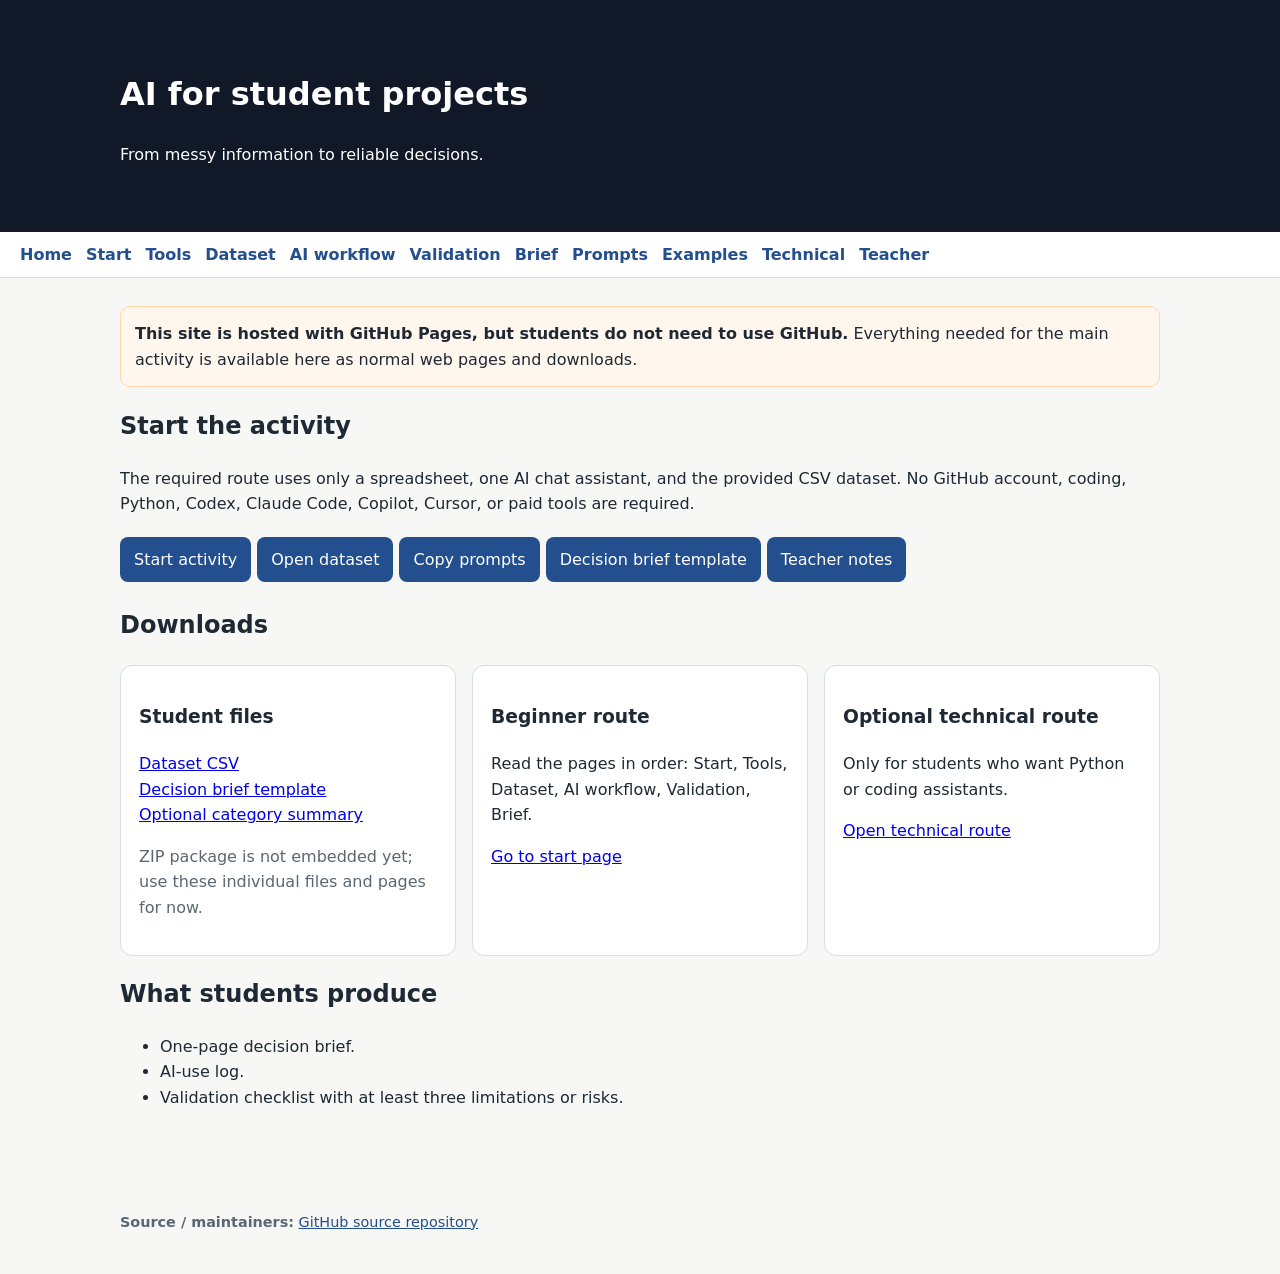
<file: index.html>
<!doctype html><html lang="en"><head><meta charset="utf-8"><meta name="viewport" content="width=device-width,initial-scale=1"><title>AI for student projects</title><style>body{margin:0;font-family:system-ui,-apple-system,Segoe UI,sans-serif;background:#f7f7f5;color:#1f2933;line-height:1.6}header{background:#111827;color:white;padding:48px 20px}header div,main,footer{max-width:1040px;margin:auto}nav{background:#fff;border-bottom:1px solid #d8dee4;padding:10px 20px;position:sticky;top:0}nav a{margin-right:14px;color:#234f8f;text-decoration:none;font-weight:600}main{padding:28px 20px 60px}.grid{display:grid;grid-template-columns:repeat(auto-fit,minmax(250px,1fr));gap:16px}.card{background:white;border:1px solid #d8dee4;border-radius:12px;padding:18px}.btn{display:inline-block;background:#234f8f;color:white!important;padding:10px 14px;border-radius:8px;text-decoration:none;margin:4px 6px 4px 0}.note{background:#fff7ed;border:1px solid #fed7aa;border-radius:10px;padding:14px}.muted{color:#5b6673}footer{padding:24px 20px 40px;color:#5b6673;font-size:.9rem}footer a{color:#234f8f}</style></head><body><header><div><h1>AI for student projects</h1><p>From messy information to reliable decisions.</p></div></header><nav><a href="index.html">Home</a><a href="start.html">Start</a><a href="tool-setup.html">Tools</a><a href="dataset-walkthrough.html">Dataset</a><a href="no-code-ai-workflow.html">AI workflow</a><a href="validation-checklist.html">Validation</a><a href="decision-brief.html">Brief</a><a href="prompt-pack.html">Prompts</a><a href="examples.html">Examples</a><a href="technical.html">Technical</a><a href="teacher.html">Teacher</a></nav><main><section class="note"><strong>This site is hosted with GitHub Pages, but students do not need to use GitHub.</strong> Everything needed for the main activity is available here as normal web pages and downloads.</section><h2>Start the activity</h2><p>The required route uses only a spreadsheet, one AI chat assistant, and the provided CSV dataset. No GitHub account, coding, Python, Codex, Claude Code, Copilot, Cursor, or paid tools are required.</p><p><a class="btn" href="start.html">Start activity</a><a class="btn" href="downloads/sample_food_products.csv">Open dataset</a><a class="btn" href="prompt-pack.html">Copy prompts</a><a class="btn" href="decision-brief.html">Decision brief template</a><a class="btn" href="teacher.html">Teacher notes</a></p><h2>Downloads</h2><div class="grid"><div class="card"><h3>Student files</h3><p><a href="downloads/sample_food_products.csv">Dataset CSV</a><br><a href="downloads/decision_brief_template.md">Decision brief template</a><br><a href="downloads/category_summary.csv">Optional category summary</a></p><p class="muted">ZIP package is not embedded yet; use these individual files and pages for now.</p></div><div class="card"><h3>Beginner route</h3><p>Read the pages in order: Start, Tools, Dataset, AI workflow, Validation, Brief.</p><p><a href="start.html">Go to start page</a></p></div><div class="card"><h3>Optional technical route</h3><p>Only for students who want Python or coding assistants.</p><p><a href="technical.html">Open technical route</a></p></div></div><h2>What students produce</h2><ul><li>One-page decision brief.</li><li>AI-use log.</li><li>Validation checklist with at least three limitations or risks.</li></ul></main><footer><strong>Source / maintainers:</strong> <a href="https://github.com/fulopjoz/llm-course/tree/main/webexpo-transfer-prototype">GitHub source repository</a></footer></body></html>
</file>
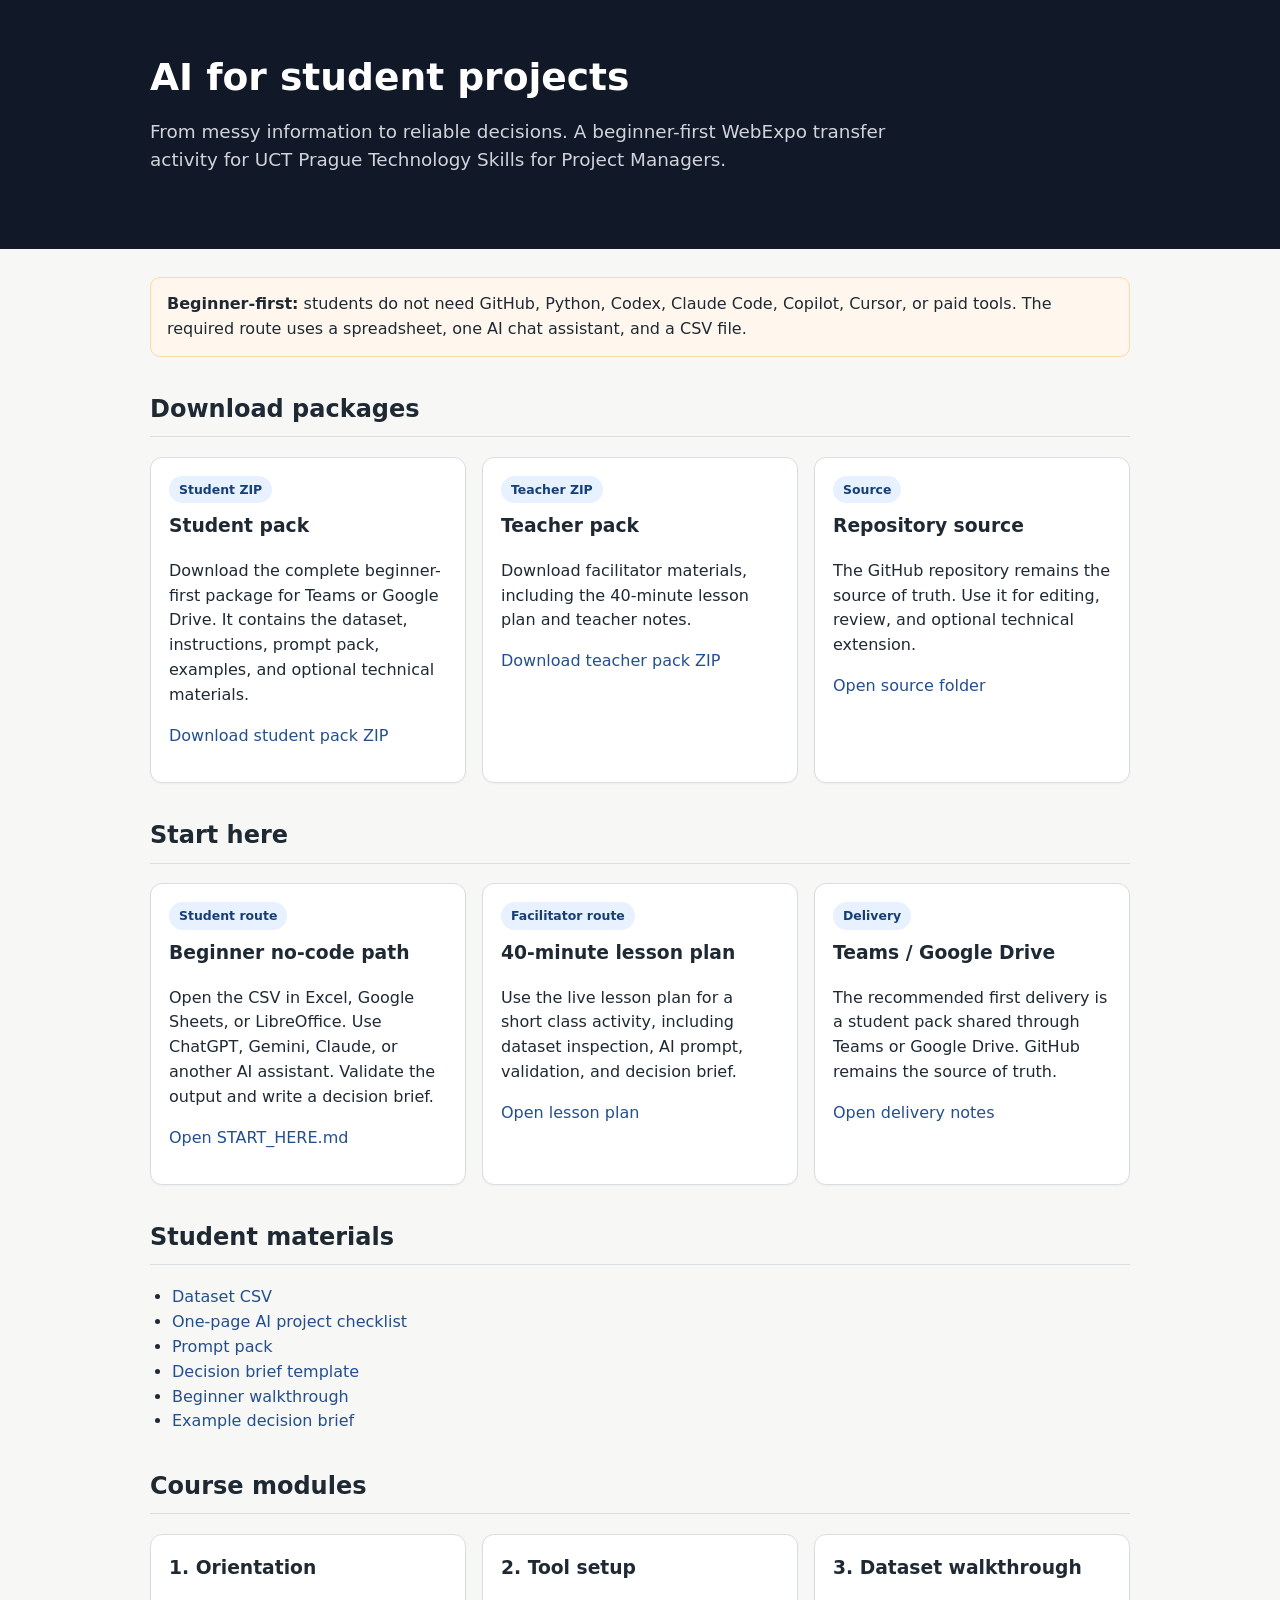
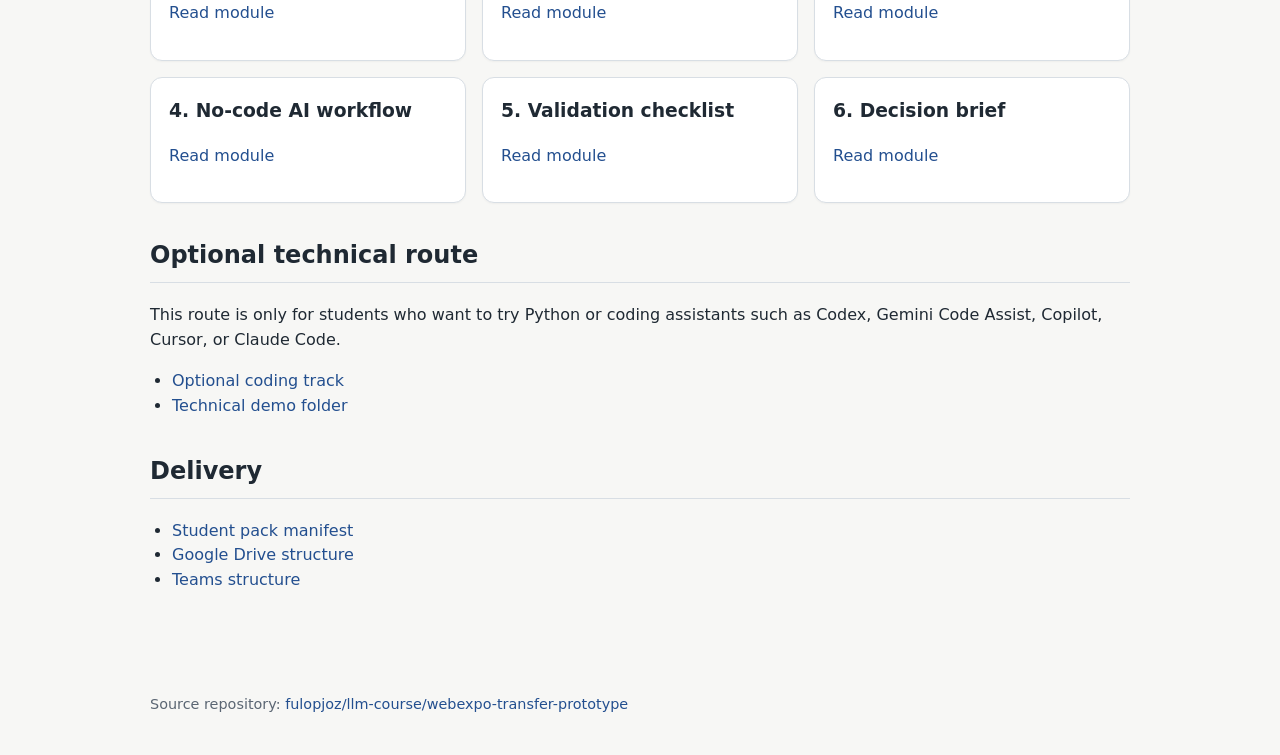
<file: docs/index.html>
<!doctype html>
<html lang="en">
<head>
  <meta charset="utf-8">
  <meta name="viewport" content="width=device-width, initial-scale=1">
  <title>AI for student projects</title>
  <style>
    :root { --bg: #f7f7f5; --card: #ffffff; --text: #1f2933; --muted: #5b6673; --line: #d8dee4; --accent: #234f8f; }
    body { margin: 0; font-family: system-ui, -apple-system, BlinkMacSystemFont, "Segoe UI", sans-serif; background: var(--bg); color: var(--text); line-height: 1.55; }
    header { background: #111827; color: white; padding: 56px 20px; }
    header div, main { max-width: 980px; margin: 0 auto; }
    h1 { font-size: 2.35rem; line-height: 1.15; margin: 0 0 12px; }
    h2 { margin-top: 34px; border-bottom: 1px solid var(--line); padding-bottom: 8px; }
    h3 { margin-top: 24px; }
    a { color: var(--accent); text-decoration: none; }
    a:hover { text-decoration: underline; }
    .subtitle { color: #d1d5db; font-size: 1.15rem; max-width: 760px; }
    main { padding: 28px 20px 60px; }
    .grid { display: grid; grid-template-columns: repeat(auto-fit, minmax(260px, 1fr)); gap: 16px; margin: 18px 0; }
    .card { background: var(--card); border: 1px solid var(--line); border-radius: 12px; padding: 18px; box-shadow: 0 1px 2px rgba(0,0,0,0.04); }
    .card h3 { margin-top: 0; }
    .pill { display: inline-block; font-size: 0.78rem; font-weight: 600; background: #e8f1ff; color: #153f75; border-radius: 999px; padding: 4px 10px; margin-bottom: 8px; }
    .muted { color: var(--muted); }
    code { background: #eef1f4; padding: 2px 5px; border-radius: 4px; }
    ul { padding-left: 22px; }
    .warning { background: #fff7ed; border: 1px solid #fed7aa; padding: 14px 16px; border-radius: 10px; }
    footer { max-width: 980px; margin: 0 auto; padding: 24px 20px 40px; color: var(--muted); font-size: 0.9rem; }
  </style>
</head>
<body>
<header>
  <div>
    <h1>AI for student projects</h1>
    <p class="subtitle">From messy information to reliable decisions. A beginner-first WebExpo transfer activity for UCT Prague Technology Skills for Project Managers.</p>
  </div>
</header>
<main>
  <section class="warning">
    <strong>Beginner-first:</strong> students do not need GitHub, Python, Codex, Claude Code, Copilot, Cursor, or paid tools. The required route uses a spreadsheet, one AI chat assistant, and a CSV file.
  </section>

  <h2>Download packages</h2>
  <div class="grid">
    <div class="card">
      <span class="pill">Student ZIP</span>
      <h3>Student pack</h3>
      <p>Download the complete beginner-first package for Teams or Google Drive. It contains the dataset, instructions, prompt pack, examples, and optional technical materials.</p>
      <p><a href="packages/AI_for_student_projects_student_pack.zip">Download student pack ZIP</a></p>
    </div>
    <div class="card">
      <span class="pill">Teacher ZIP</span>
      <h3>Teacher pack</h3>
      <p>Download facilitator materials, including the 40-minute lesson plan and teacher notes.</p>
      <p><a href="packages/AI_for_student_projects_teacher_pack.zip">Download teacher pack ZIP</a></p>
    </div>
    <div class="card">
      <span class="pill">Source</span>
      <h3>Repository source</h3>
      <p>The GitHub repository remains the source of truth. Use it for editing, review, and optional technical extension.</p>
      <p><a href="https://github.com/fulopjoz/llm-course/tree/main/webexpo-transfer-prototype">Open source folder</a></p>
    </div>
  </div>

  <h2>Start here</h2>
  <div class="grid">
    <div class="card">
      <span class="pill">Student route</span>
      <h3>Beginner no-code path</h3>
      <p>Open the CSV in Excel, Google Sheets, or LibreOffice. Use ChatGPT, Gemini, Claude, or another AI assistant. Validate the output and write a decision brief.</p>
      <p><a href="https://github.com/fulopjoz/llm-course/blob/main/webexpo-transfer-prototype/START_HERE.md">Open START_HERE.md</a></p>
    </div>
    <div class="card">
      <span class="pill">Facilitator route</span>
      <h3>40-minute lesson plan</h3>
      <p>Use the live lesson plan for a short class activity, including dataset inspection, AI prompt, validation, and decision brief.</p>
      <p><a href="https://github.com/fulopjoz/llm-course/blob/main/webexpo-transfer-prototype/lesson_plan_40min.md">Open lesson plan</a></p>
    </div>
    <div class="card">
      <span class="pill">Delivery</span>
      <h3>Teams / Google Drive</h3>
      <p>The recommended first delivery is a student pack shared through Teams or Google Drive. GitHub remains the source of truth.</p>
      <p><a href="https://github.com/fulopjoz/llm-course/tree/main/webexpo-transfer-prototype/delivery">Open delivery notes</a></p>
    </div>
  </div>

  <h2>Student materials</h2>
  <ul>
    <li><a href="https://github.com/fulopjoz/llm-course/blob/main/webexpo-transfer-prototype/data/sample_food_products.csv">Dataset CSV</a></li>
    <li><a href="https://github.com/fulopjoz/llm-course/blob/main/webexpo-transfer-prototype/handout/ai_project_checklist.md">One-page AI project checklist</a></li>
    <li><a href="https://github.com/fulopjoz/llm-course/blob/main/webexpo-transfer-prototype/prompts/prompt_pack.md">Prompt pack</a></li>
    <li><a href="https://github.com/fulopjoz/llm-course/blob/main/webexpo-transfer-prototype/templates/decision_brief_template.md">Decision brief template</a></li>
    <li><a href="https://github.com/fulopjoz/llm-course/blob/main/webexpo-transfer-prototype/examples/beginner_walkthrough.md">Beginner walkthrough</a></li>
    <li><a href="https://github.com/fulopjoz/llm-course/blob/main/webexpo-transfer-prototype/examples/example_decision_brief.md">Example decision brief</a></li>
  </ul>

  <h2>Course modules</h2>
  <div class="grid">
    <div class="card"><h3>1. Orientation</h3><p><a href="https://github.com/fulopjoz/llm-course/blob/main/webexpo-transfer-prototype/course/01_orientation.md">Read module</a></p></div>
    <div class="card"><h3>2. Tool setup</h3><p><a href="https://github.com/fulopjoz/llm-course/blob/main/webexpo-transfer-prototype/course/02_tool_setup.md">Read module</a></p></div>
    <div class="card"><h3>3. Dataset walkthrough</h3><p><a href="https://github.com/fulopjoz/llm-course/blob/main/webexpo-transfer-prototype/course/03_dataset_walkthrough.md">Read module</a></p></div>
    <div class="card"><h3>4. No-code AI workflow</h3><p><a href="https://github.com/fulopjoz/llm-course/blob/main/webexpo-transfer-prototype/course/04_ai_workflow_no_code.md">Read module</a></p></div>
    <div class="card"><h3>5. Validation checklist</h3><p><a href="https://github.com/fulopjoz/llm-course/blob/main/webexpo-transfer-prototype/course/05_validation_checklist.md">Read module</a></p></div>
    <div class="card"><h3>6. Decision brief</h3><p><a href="https://github.com/fulopjoz/llm-course/blob/main/webexpo-transfer-prototype/course/06_decision_brief.md">Read module</a></p></div>
  </div>

  <h2>Optional technical route</h2>
  <p>This route is only for students who want to try Python or coding assistants such as Codex, Gemini Code Assist, Copilot, Cursor, or Claude Code.</p>
  <ul>
    <li><a href="https://github.com/fulopjoz/llm-course/blob/main/webexpo-transfer-prototype/course/07_optional_coding_track.md">Optional coding track</a></li>
    <li><a href="https://github.com/fulopjoz/llm-course/tree/main/webexpo-transfer-prototype/technical_demo">Technical demo folder</a></li>
  </ul>

  <h2>Delivery</h2>
  <ul>
    <li><a href="https://github.com/fulopjoz/llm-course/blob/main/webexpo-transfer-prototype/delivery/student_pack_manifest.md">Student pack manifest</a></li>
    <li><a href="https://github.com/fulopjoz/llm-course/blob/main/webexpo-transfer-prototype/delivery/google_drive_structure.md">Google Drive structure</a></li>
    <li><a href="https://github.com/fulopjoz/llm-course/blob/main/webexpo-transfer-prototype/delivery/teams_structure.md">Teams structure</a></li>
  </ul>
</main>
<footer>
  Source repository: <a href="https://github.com/fulopjoz/llm-course/tree/main/webexpo-transfer-prototype">fulopjoz/llm-course/webexpo-transfer-prototype</a>
</footer>
</body>
</html>
</file>
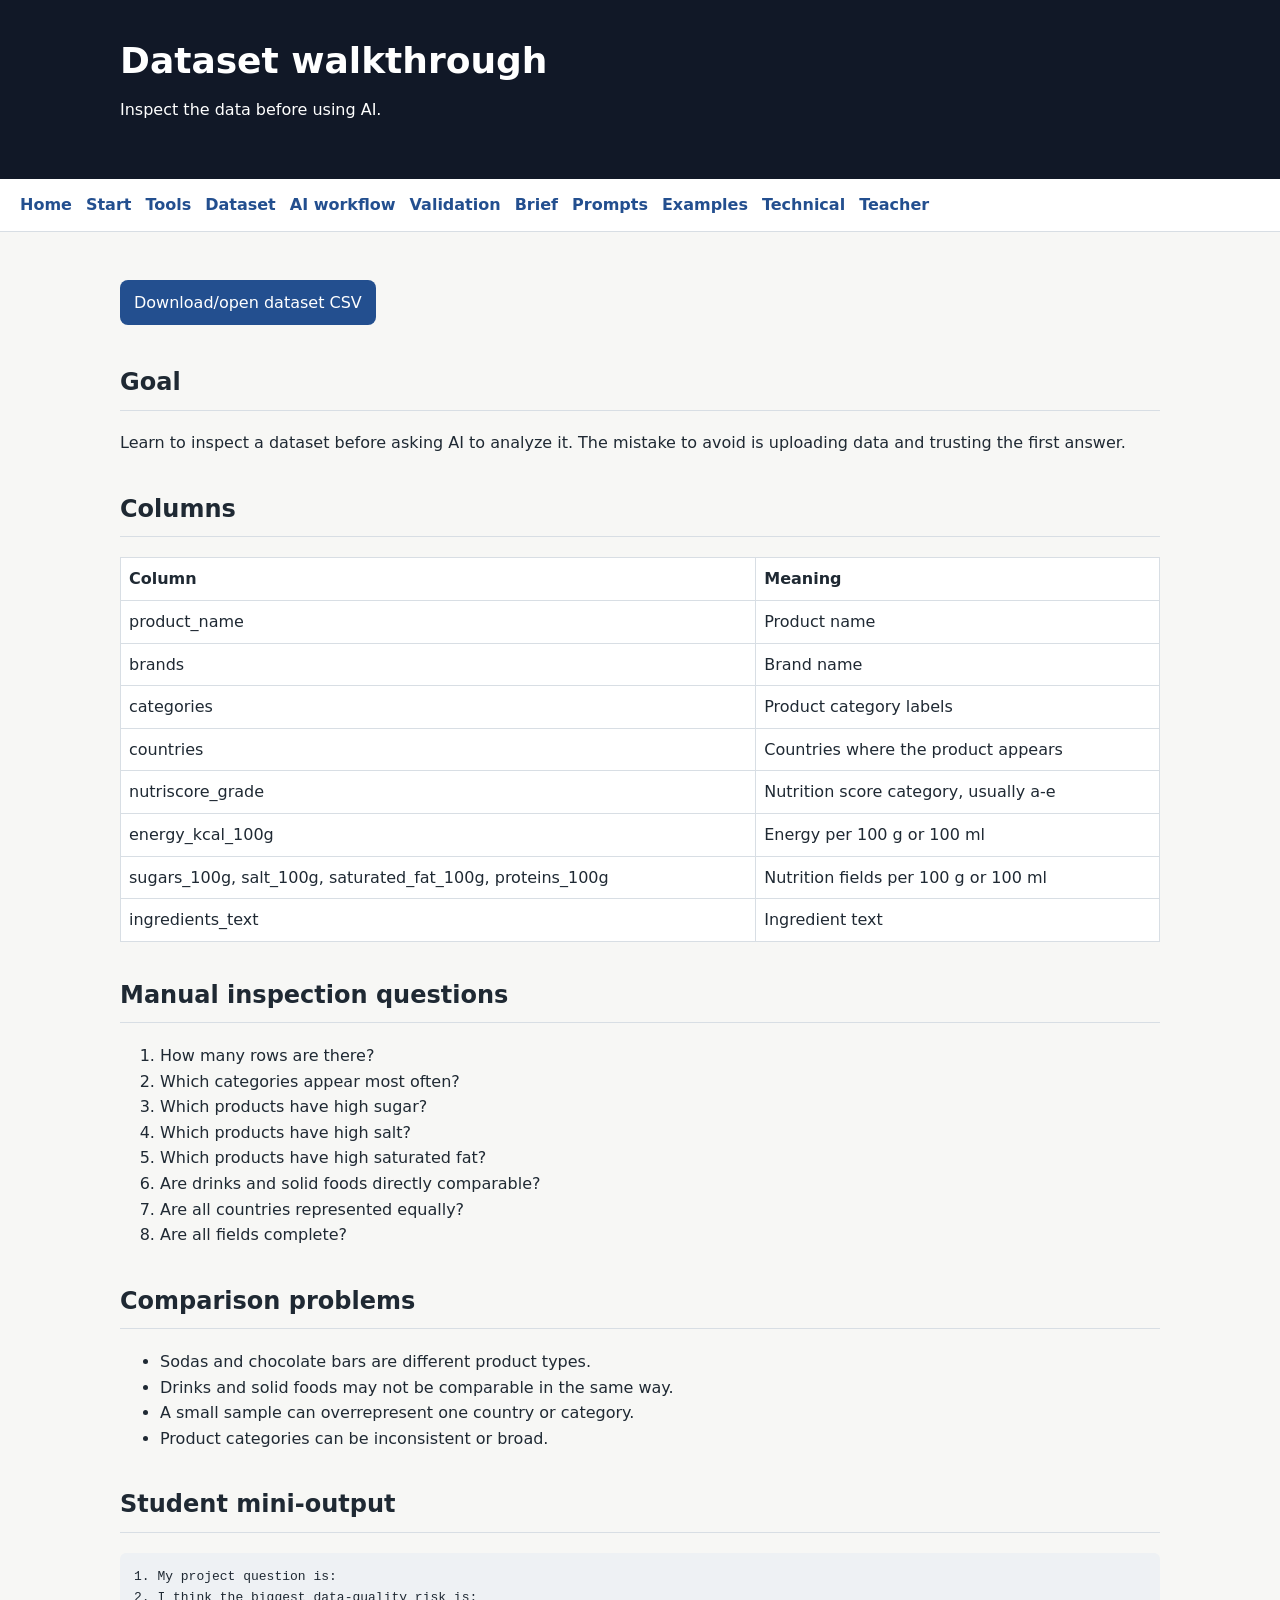
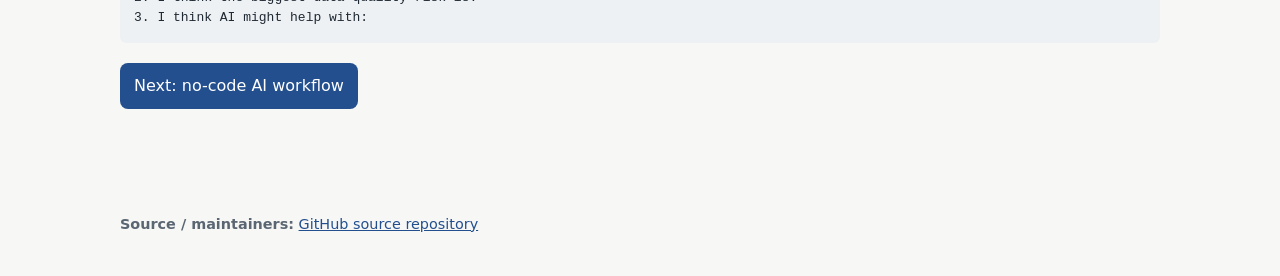
<file: dataset-walkthrough.html>
<!doctype html><html lang="en"><head><meta charset="utf-8"><meta name="viewport" content="width=device-width,initial-scale=1"><title>Dataset walkthrough</title><link rel="stylesheet" href="style.css"></head><body><header><div><h1>Dataset walkthrough</h1><p>Inspect the data before using AI.</p></div></header><nav><a href="index.html">Home</a><a href="start.html">Start</a><a href="tool-setup.html">Tools</a><a href="dataset-walkthrough.html">Dataset</a><a href="no-code-ai-workflow.html">AI workflow</a><a href="validation-checklist.html">Validation</a><a href="decision-brief.html">Brief</a><a href="prompt-pack.html">Prompts</a><a href="examples.html">Examples</a><a href="technical.html">Technical</a><a href="teacher.html">Teacher</a></nav><main><p><a class="btn" href="downloads/sample_food_products.csv">Download/open dataset CSV</a></p><h2>Goal</h2><p>Learn to inspect a dataset before asking AI to analyze it. The mistake to avoid is uploading data and trusting the first answer.</p><h2>Columns</h2><table><tr><th>Column</th><th>Meaning</th></tr><tr><td>product_name</td><td>Product name</td></tr><tr><td>brands</td><td>Brand name</td></tr><tr><td>categories</td><td>Product category labels</td></tr><tr><td>countries</td><td>Countries where the product appears</td></tr><tr><td>nutriscore_grade</td><td>Nutrition score category, usually a-e</td></tr><tr><td>energy_kcal_100g</td><td>Energy per 100 g or 100 ml</td></tr><tr><td>sugars_100g, salt_100g, saturated_fat_100g, proteins_100g</td><td>Nutrition fields per 100 g or 100 ml</td></tr><tr><td>ingredients_text</td><td>Ingredient text</td></tr></table><h2>Manual inspection questions</h2><ol><li>How many rows are there?</li><li>Which categories appear most often?</li><li>Which products have high sugar?</li><li>Which products have high salt?</li><li>Which products have high saturated fat?</li><li>Are drinks and solid foods directly comparable?</li><li>Are all countries represented equally?</li><li>Are all fields complete?</li></ol><h2>Comparison problems</h2><ul><li>Sodas and chocolate bars are different product types.</li><li>Drinks and solid foods may not be comparable in the same way.</li><li>A small sample can overrepresent one country or category.</li><li>Product categories can be inconsistent or broad.</li></ul><h2>Student mini-output</h2><pre>1. My project question is:
2. I think the biggest data-quality risk is:
3. I think AI might help with:</pre><p><a class="btn" href="no-code-ai-workflow.html">Next: no-code AI workflow</a></p></main><footer><strong>Source / maintainers:</strong> <a href="https://github.com/fulopjoz/llm-course/tree/main/webexpo-transfer-prototype">GitHub source repository</a></footer></body></html>
</file>
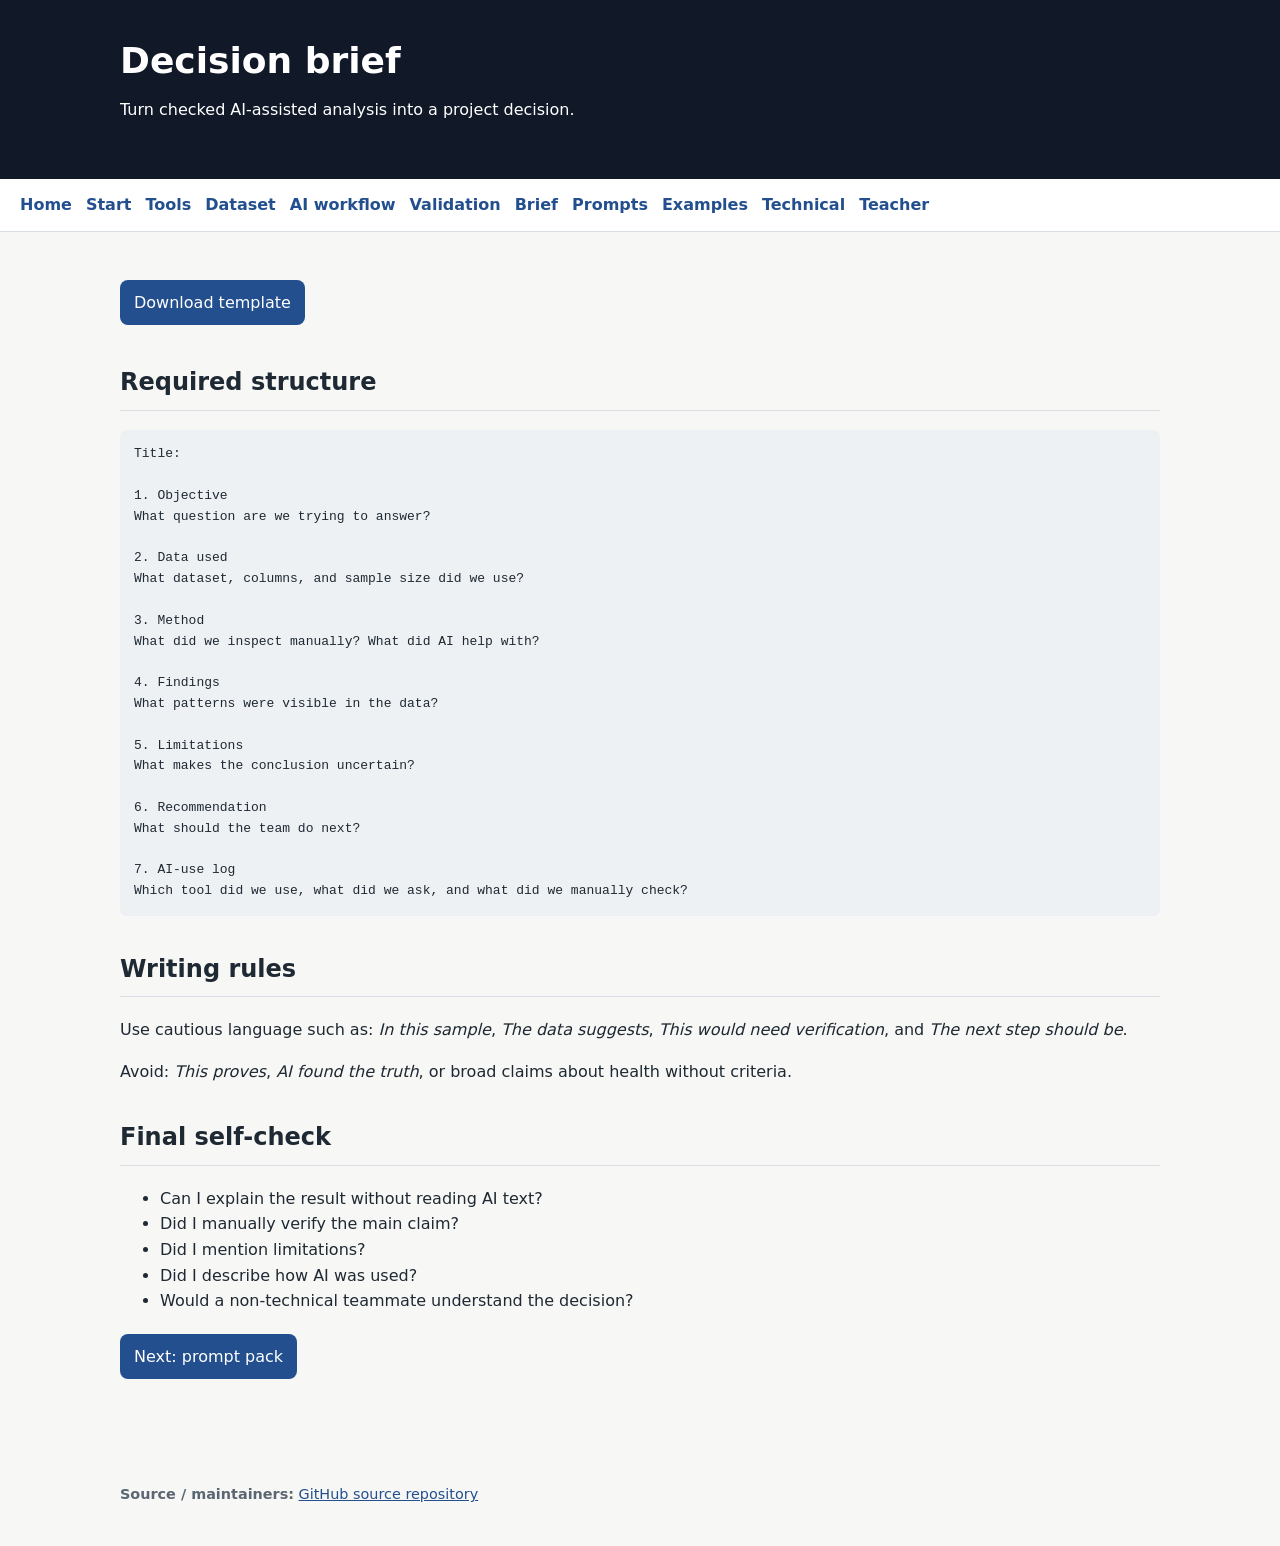
<file: decision-brief.html>
<!doctype html><html lang="en"><head><meta charset="utf-8"><meta name="viewport" content="width=device-width,initial-scale=1"><title>Decision brief</title><link rel="stylesheet" href="style.css"></head><body><header><div><h1>Decision brief</h1><p>Turn checked AI-assisted analysis into a project decision.</p></div></header><nav><a href="index.html">Home</a><a href="start.html">Start</a><a href="tool-setup.html">Tools</a><a href="dataset-walkthrough.html">Dataset</a><a href="no-code-ai-workflow.html">AI workflow</a><a href="validation-checklist.html">Validation</a><a href="decision-brief.html">Brief</a><a href="prompt-pack.html">Prompts</a><a href="examples.html">Examples</a><a href="technical.html">Technical</a><a href="teacher.html">Teacher</a></nav><main><p><a class="btn" href="downloads/decision_brief_template.md">Download template</a></p><h2>Required structure</h2><pre>Title:

1. Objective
What question are we trying to answer?

2. Data used
What dataset, columns, and sample size did we use?

3. Method
What did we inspect manually? What did AI help with?

4. Findings
What patterns were visible in the data?

5. Limitations
What makes the conclusion uncertain?

6. Recommendation
What should the team do next?

7. AI-use log
Which tool did we use, what did we ask, and what did we manually check?</pre><h2>Writing rules</h2><p>Use cautious language such as: <em>In this sample</em>, <em>The data suggests</em>, <em>This would need verification</em>, and <em>The next step should be</em>.</p><p>Avoid: <em>This proves</em>, <em>AI found the truth</em>, or broad claims about health without criteria.</p><h2>Final self-check</h2><ul><li>Can I explain the result without reading AI text?</li><li>Did I manually verify the main claim?</li><li>Did I mention limitations?</li><li>Did I describe how AI was used?</li><li>Would a non-technical teammate understand the decision?</li></ul><p><a class="btn" href="prompt-pack.html">Next: prompt pack</a></p></main><footer><strong>Source / maintainers:</strong> <a href="https://github.com/fulopjoz/llm-course/tree/main/webexpo-transfer-prototype">GitHub source repository</a></footer></body></html>
</file>
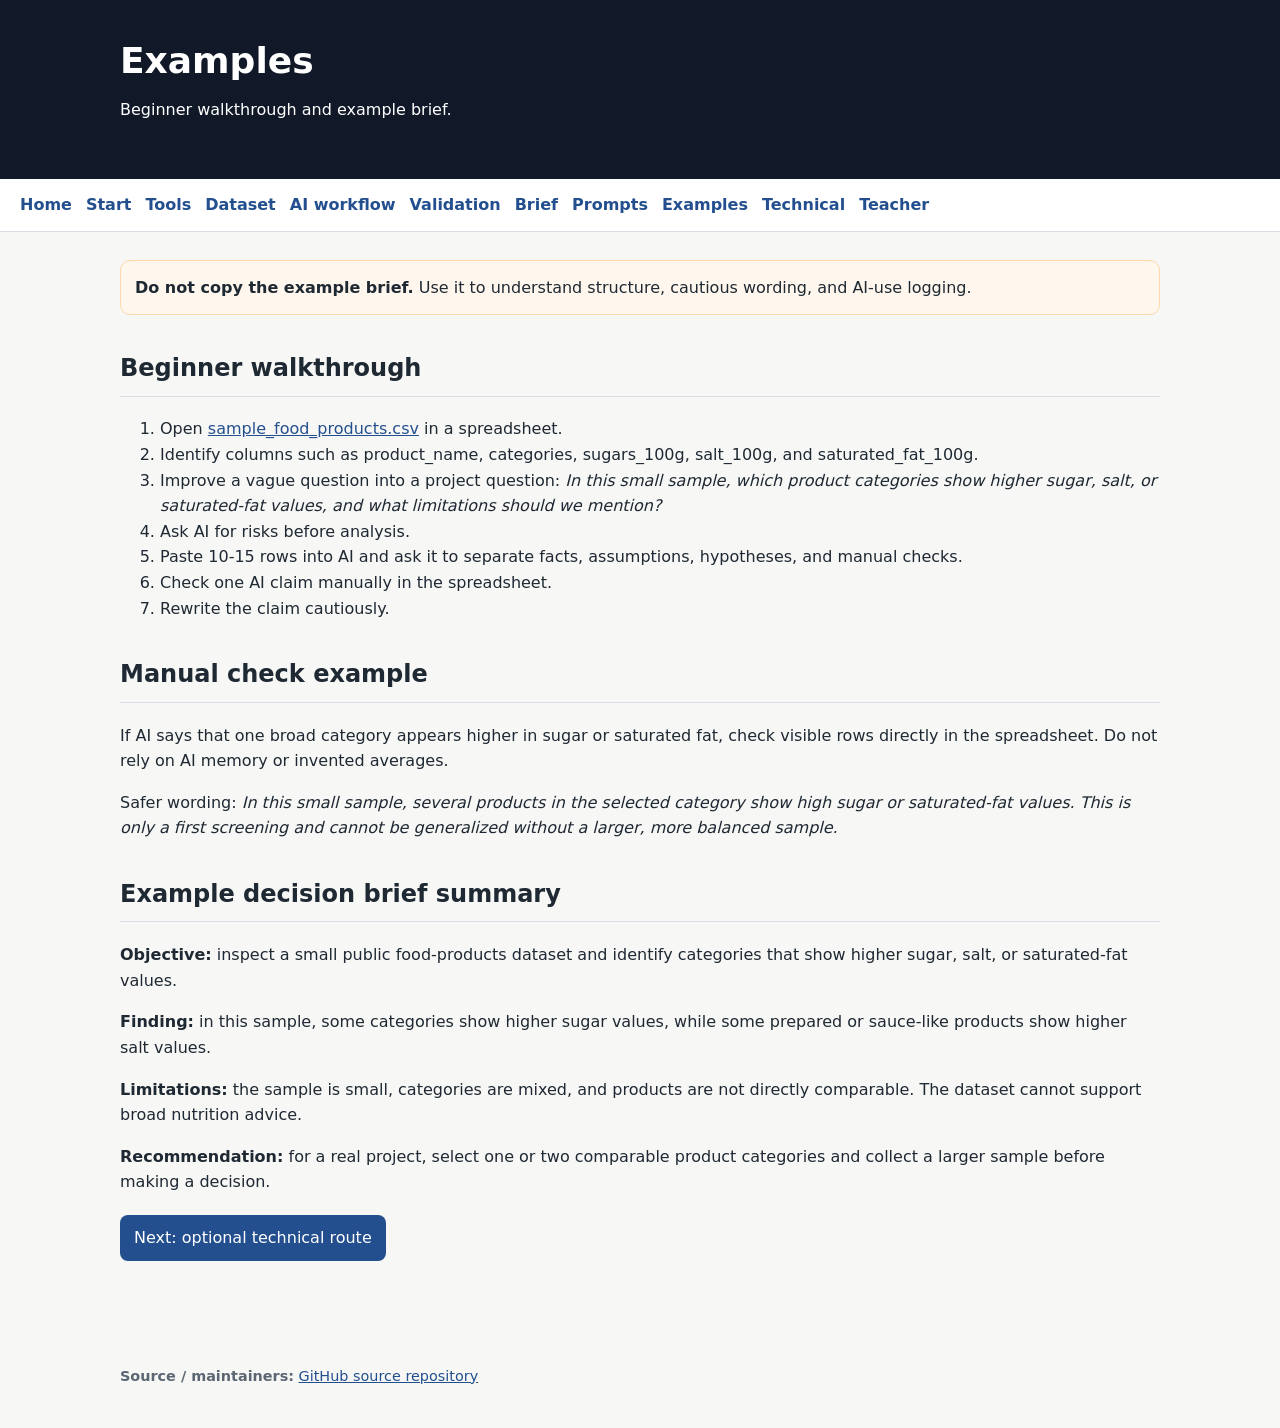
<file: examples.html>
<!doctype html><html lang="en"><head><meta charset="utf-8"><meta name="viewport" content="width=device-width,initial-scale=1"><title>Examples</title><link rel="stylesheet" href="style.css"></head><body><header><div><h1>Examples</h1><p>Beginner walkthrough and example brief.</p></div></header><nav><a href="index.html">Home</a><a href="start.html">Start</a><a href="tool-setup.html">Tools</a><a href="dataset-walkthrough.html">Dataset</a><a href="no-code-ai-workflow.html">AI workflow</a><a href="validation-checklist.html">Validation</a><a href="decision-brief.html">Brief</a><a href="prompt-pack.html">Prompts</a><a href="examples.html">Examples</a><a href="technical.html">Technical</a><a href="teacher.html">Teacher</a></nav><main><section class="note"><strong>Do not copy the example brief.</strong> Use it to understand structure, cautious wording, and AI-use logging.</section><h2>Beginner walkthrough</h2><ol><li>Open <a href="downloads/sample_food_products.csv">sample_food_products.csv</a> in a spreadsheet.</li><li>Identify columns such as product_name, categories, sugars_100g, salt_100g, and saturated_fat_100g.</li><li>Improve a vague question into a project question: <em>In this small sample, which product categories show higher sugar, salt, or saturated-fat values, and what limitations should we mention?</em></li><li>Ask AI for risks before analysis.</li><li>Paste 10-15 rows into AI and ask it to separate facts, assumptions, hypotheses, and manual checks.</li><li>Check one AI claim manually in the spreadsheet.</li><li>Rewrite the claim cautiously.</li></ol><h2>Manual check example</h2><p>If AI says that one broad category appears higher in sugar or saturated fat, check visible rows directly in the spreadsheet. Do not rely on AI memory or invented averages.</p><p>Safer wording: <em>In this small sample, several products in the selected category show high sugar or saturated-fat values. This is only a first screening and cannot be generalized without a larger, more balanced sample.</em></p><h2>Example decision brief summary</h2><p><strong>Objective:</strong> inspect a small public food-products dataset and identify categories that show higher sugar, salt, or saturated-fat values.</p><p><strong>Finding:</strong> in this sample, some categories show higher sugar values, while some prepared or sauce-like products show higher salt values.</p><p><strong>Limitations:</strong> the sample is small, categories are mixed, and products are not directly comparable. The dataset cannot support broad nutrition advice.</p><p><strong>Recommendation:</strong> for a real project, select one or two comparable product categories and collect a larger sample before making a decision.</p><p><a class="btn" href="technical.html">Next: optional technical route</a></p></main><footer><strong>Source / maintainers:</strong> <a href="https://github.com/fulopjoz/llm-course/tree/main/webexpo-transfer-prototype">GitHub source repository</a></footer></body></html>
</file>
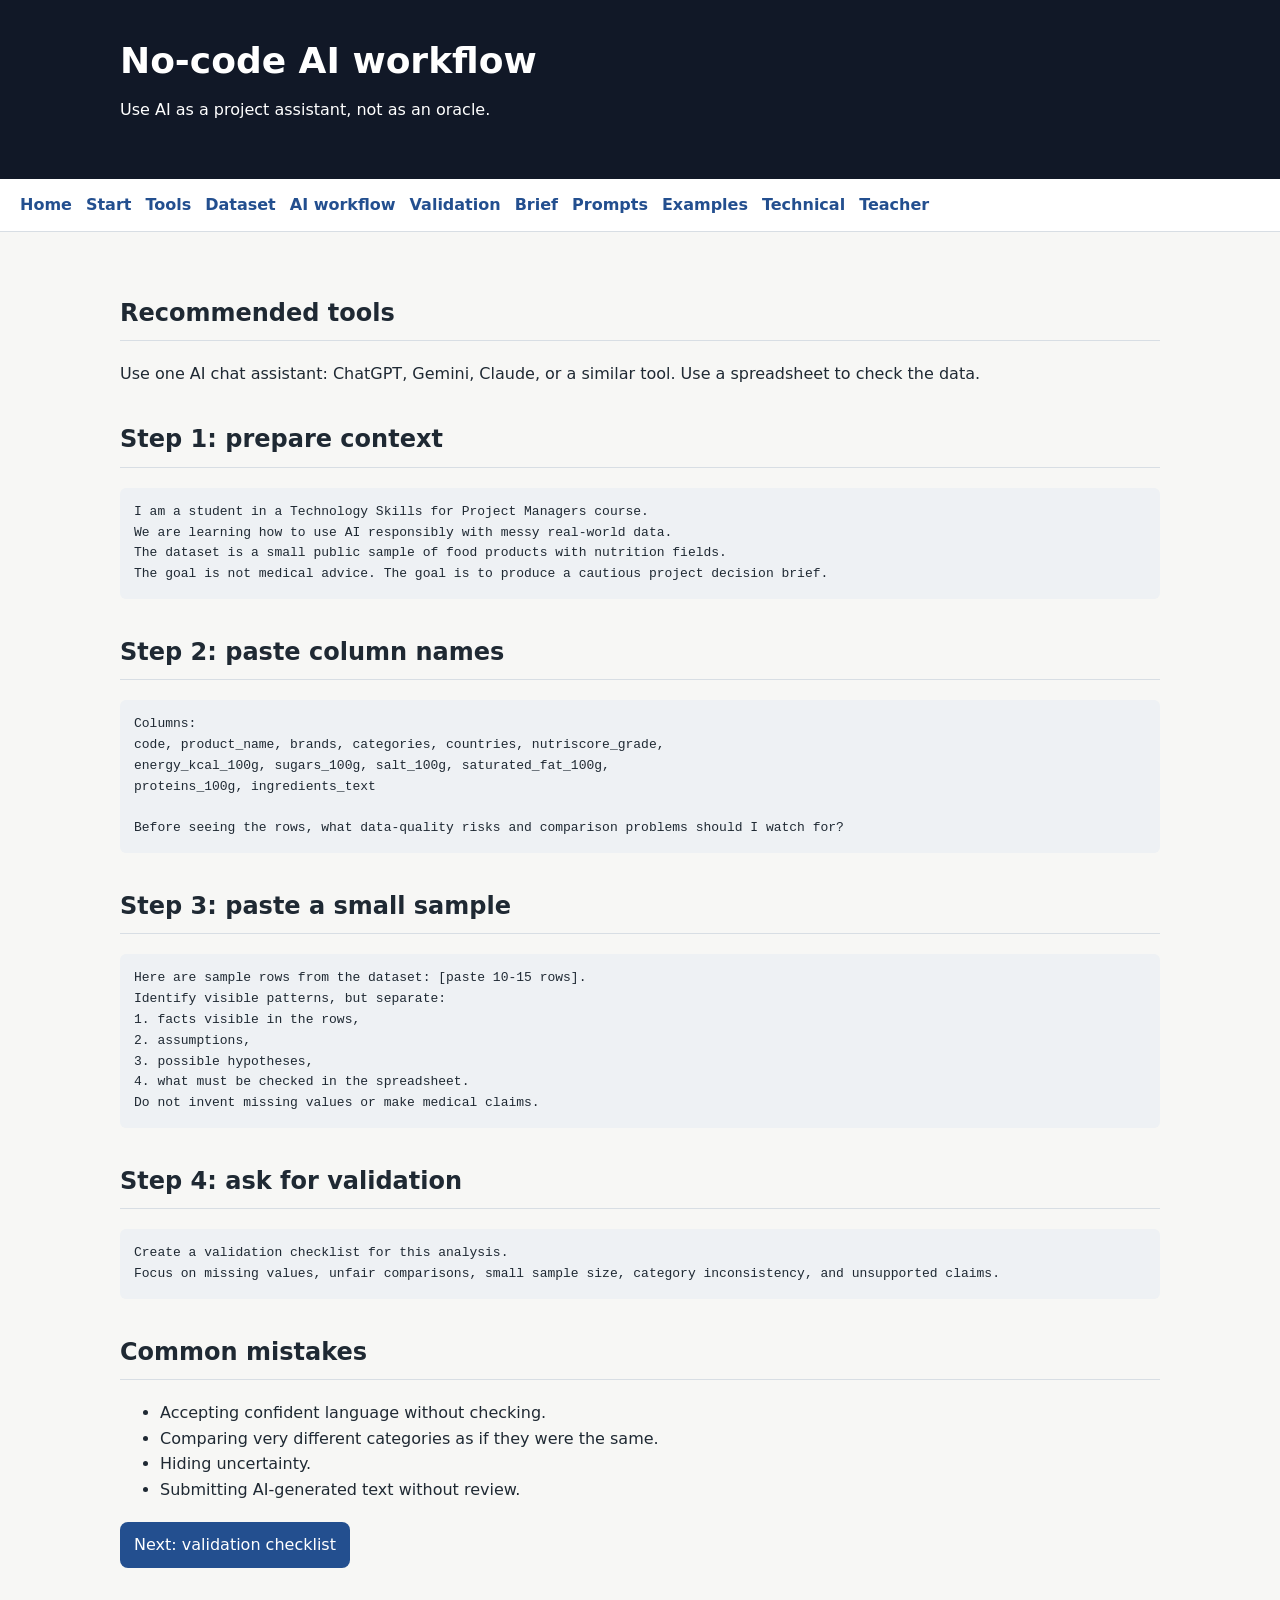
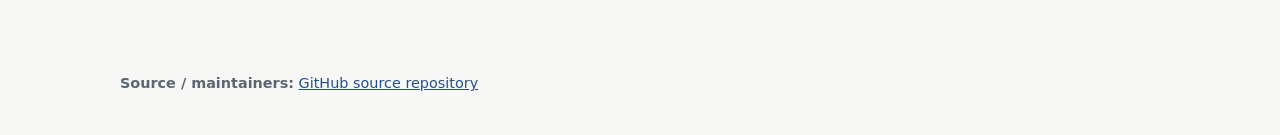
<file: no-code-ai-workflow.html>
<!doctype html><html lang="en"><head><meta charset="utf-8"><meta name="viewport" content="width=device-width,initial-scale=1"><title>No-code AI workflow</title><link rel="stylesheet" href="style.css"></head><body><header><div><h1>No-code AI workflow</h1><p>Use AI as a project assistant, not as an oracle.</p></div></header><nav><a href="index.html">Home</a><a href="start.html">Start</a><a href="tool-setup.html">Tools</a><a href="dataset-walkthrough.html">Dataset</a><a href="no-code-ai-workflow.html">AI workflow</a><a href="validation-checklist.html">Validation</a><a href="decision-brief.html">Brief</a><a href="prompt-pack.html">Prompts</a><a href="examples.html">Examples</a><a href="technical.html">Technical</a><a href="teacher.html">Teacher</a></nav><main><h2>Recommended tools</h2><p>Use one AI chat assistant: ChatGPT, Gemini, Claude, or a similar tool. Use a spreadsheet to check the data.</p><h2>Step 1: prepare context</h2><pre>I am a student in a Technology Skills for Project Managers course.
We are learning how to use AI responsibly with messy real-world data.
The dataset is a small public sample of food products with nutrition fields.
The goal is not medical advice. The goal is to produce a cautious project decision brief.</pre><h2>Step 2: paste column names</h2><pre>Columns:
code, product_name, brands, categories, countries, nutriscore_grade,
energy_kcal_100g, sugars_100g, salt_100g, saturated_fat_100g,
proteins_100g, ingredients_text

Before seeing the rows, what data-quality risks and comparison problems should I watch for?</pre><h2>Step 3: paste a small sample</h2><pre>Here are sample rows from the dataset: [paste 10-15 rows].
Identify visible patterns, but separate:
1. facts visible in the rows,
2. assumptions,
3. possible hypotheses,
4. what must be checked in the spreadsheet.
Do not invent missing values or make medical claims.</pre><h2>Step 4: ask for validation</h2><pre>Create a validation checklist for this analysis.
Focus on missing values, unfair comparisons, small sample size, category inconsistency, and unsupported claims.</pre><h2>Common mistakes</h2><ul><li>Accepting confident language without checking.</li><li>Comparing very different categories as if they were the same.</li><li>Hiding uncertainty.</li><li>Submitting AI-generated text without review.</li></ul><p><a class="btn" href="validation-checklist.html">Next: validation checklist</a></p></main><footer><strong>Source / maintainers:</strong> <a href="https://github.com/fulopjoz/llm-course/tree/main/webexpo-transfer-prototype">GitHub source repository</a></footer></body></html>
</file>
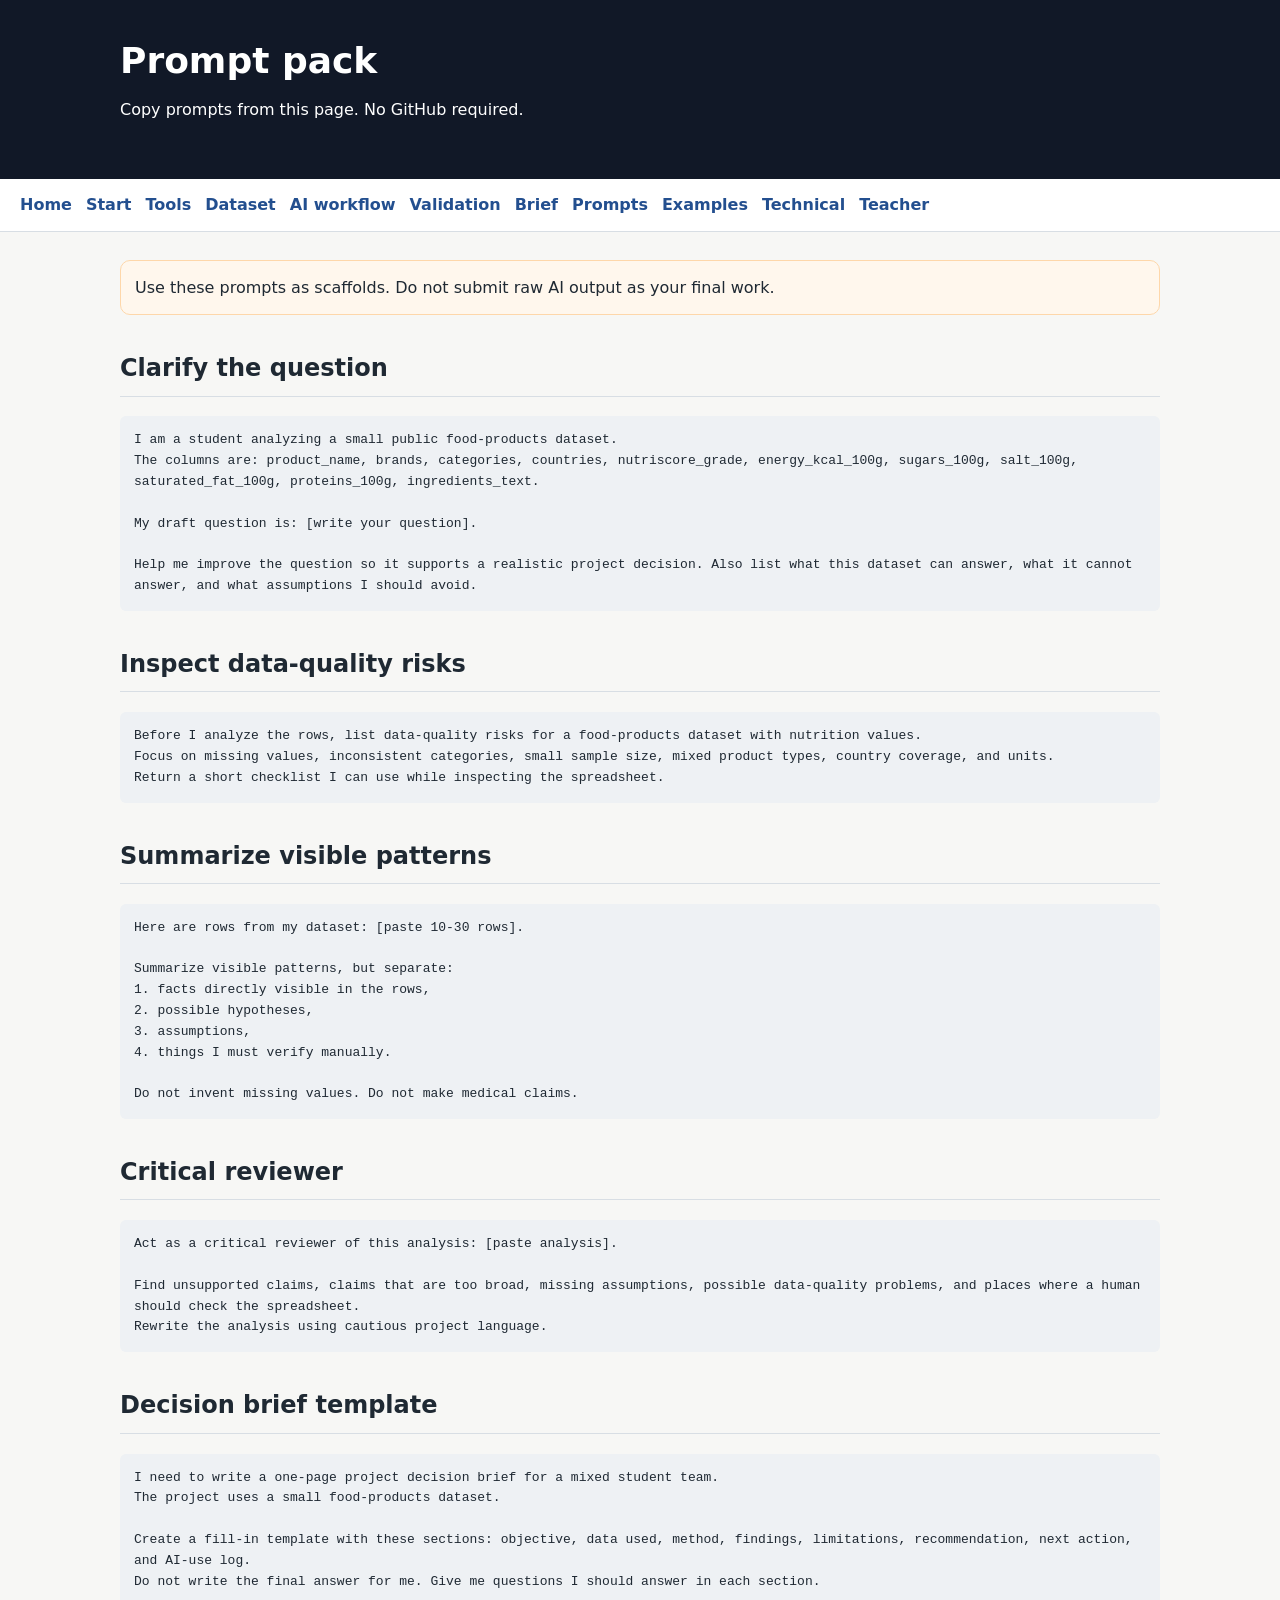
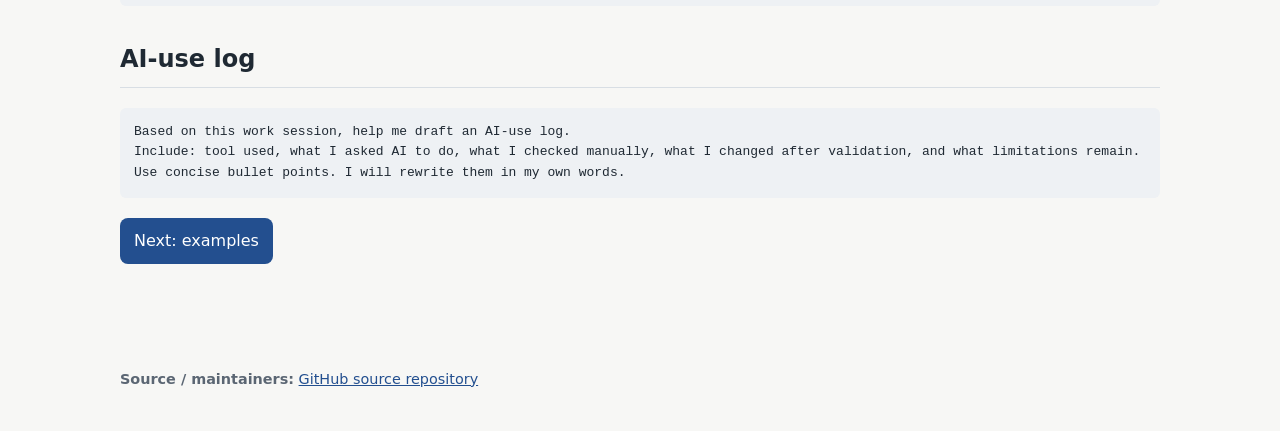
<file: prompt-pack.html>
<!doctype html><html lang="en"><head><meta charset="utf-8"><meta name="viewport" content="width=device-width,initial-scale=1"><title>Prompt pack</title><link rel="stylesheet" href="style.css"></head><body><header><div><h1>Prompt pack</h1><p>Copy prompts from this page. No GitHub required.</p></div></header><nav><a href="index.html">Home</a><a href="start.html">Start</a><a href="tool-setup.html">Tools</a><a href="dataset-walkthrough.html">Dataset</a><a href="no-code-ai-workflow.html">AI workflow</a><a href="validation-checklist.html">Validation</a><a href="decision-brief.html">Brief</a><a href="prompt-pack.html">Prompts</a><a href="examples.html">Examples</a><a href="technical.html">Technical</a><a href="teacher.html">Teacher</a></nav><main><section class="note">Use these prompts as scaffolds. Do not submit raw AI output as your final work.</section><h2>Clarify the question</h2><pre>I am a student analyzing a small public food-products dataset.
The columns are: product_name, brands, categories, countries, nutriscore_grade, energy_kcal_100g, sugars_100g, salt_100g, saturated_fat_100g, proteins_100g, ingredients_text.

My draft question is: [write your question].

Help me improve the question so it supports a realistic project decision. Also list what this dataset can answer, what it cannot answer, and what assumptions I should avoid.</pre><h2>Inspect data-quality risks</h2><pre>Before I analyze the rows, list data-quality risks for a food-products dataset with nutrition values.
Focus on missing values, inconsistent categories, small sample size, mixed product types, country coverage, and units.
Return a short checklist I can use while inspecting the spreadsheet.</pre><h2>Summarize visible patterns</h2><pre>Here are rows from my dataset: [paste 10-30 rows].

Summarize visible patterns, but separate:
1. facts directly visible in the rows,
2. possible hypotheses,
3. assumptions,
4. things I must verify manually.

Do not invent missing values. Do not make medical claims.</pre><h2>Critical reviewer</h2><pre>Act as a critical reviewer of this analysis: [paste analysis].

Find unsupported claims, claims that are too broad, missing assumptions, possible data-quality problems, and places where a human should check the spreadsheet.
Rewrite the analysis using cautious project language.</pre><h2>Decision brief template</h2><pre>I need to write a one-page project decision brief for a mixed student team.
The project uses a small food-products dataset.

Create a fill-in template with these sections: objective, data used, method, findings, limitations, recommendation, next action, and AI-use log.
Do not write the final answer for me. Give me questions I should answer in each section.</pre><h2>AI-use log</h2><pre>Based on this work session, help me draft an AI-use log.
Include: tool used, what I asked AI to do, what I checked manually, what I changed after validation, and what limitations remain.
Use concise bullet points. I will rewrite them in my own words.</pre><p><a class="btn" href="examples.html">Next: examples</a></p></main><footer><strong>Source / maintainers:</strong> <a href="https://github.com/fulopjoz/llm-course/tree/main/webexpo-transfer-prototype">GitHub source repository</a></footer></body></html>
</file>
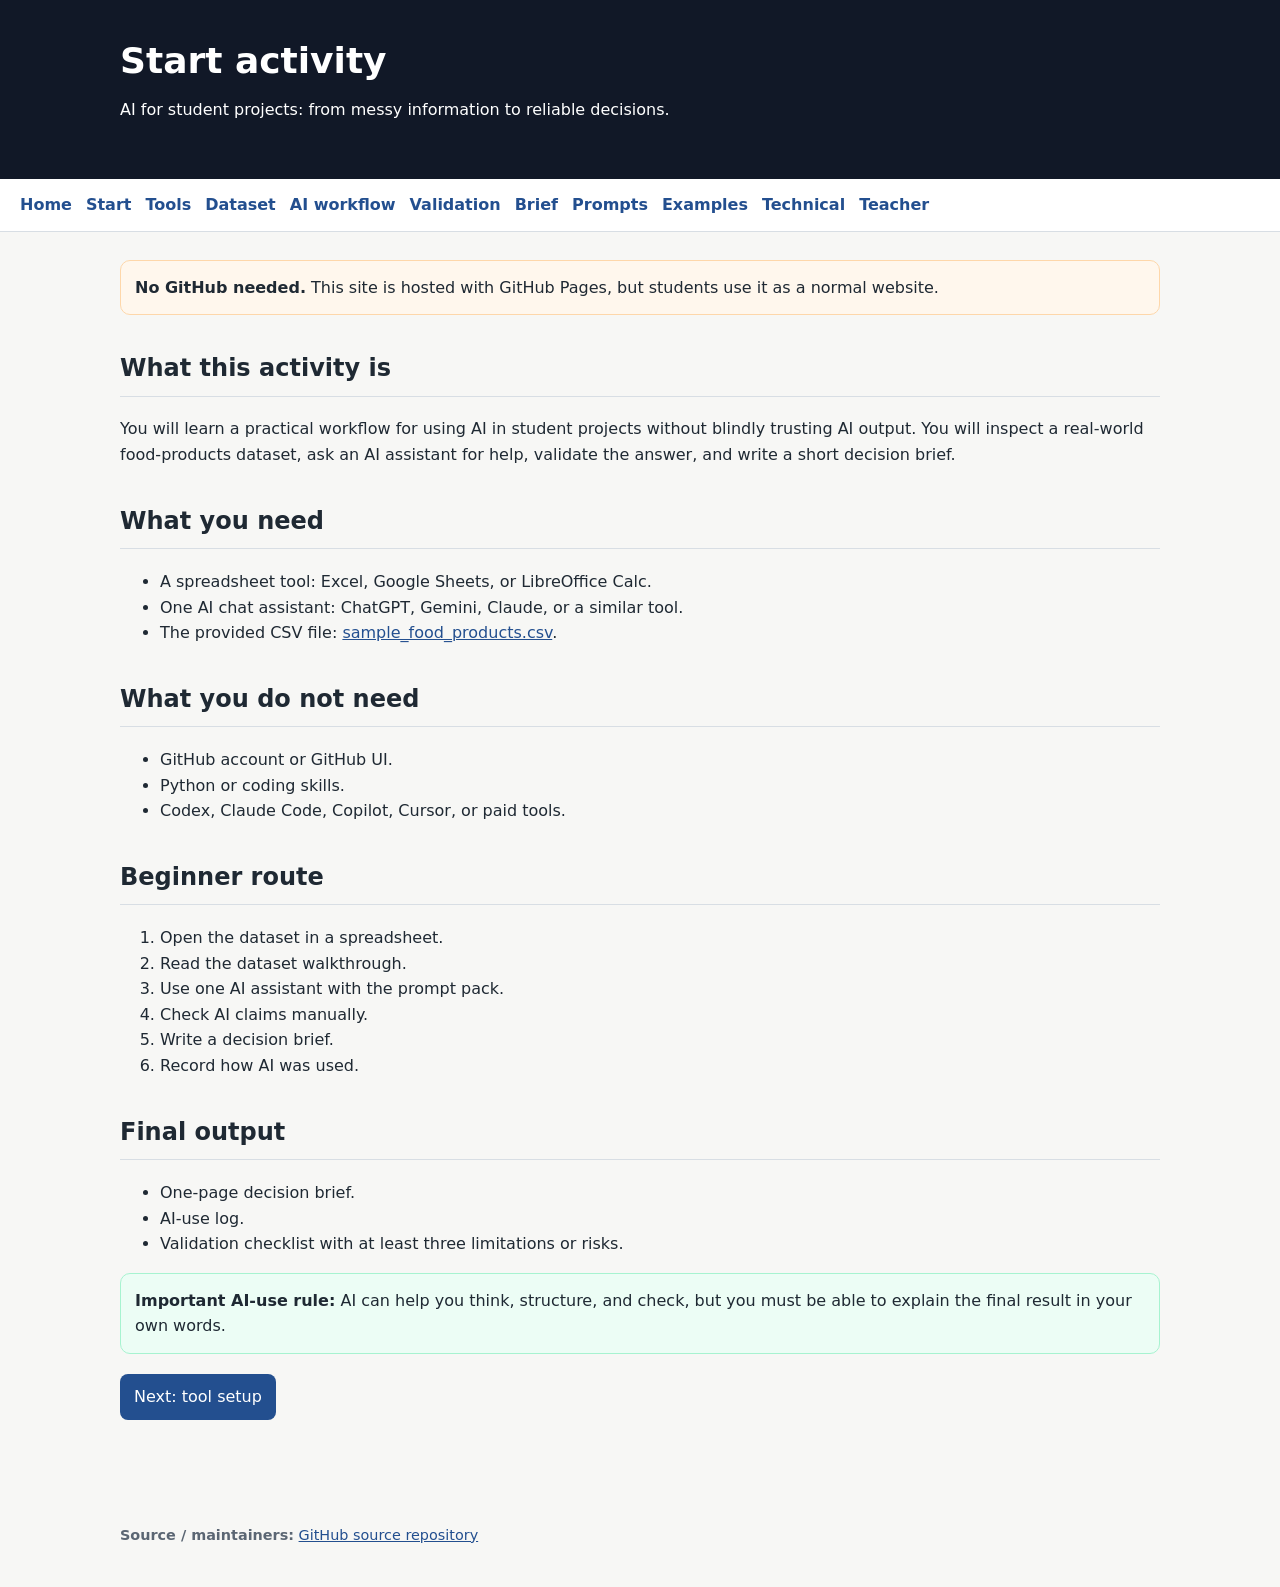
<file: start.html>
<!doctype html><html lang="en"><head><meta charset="utf-8"><meta name="viewport" content="width=device-width,initial-scale=1"><title>Start activity</title><link rel="stylesheet" href="style.css"></head><body><header><div><h1>Start activity</h1><p>AI for student projects: from messy information to reliable decisions.</p></div></header><nav><a href="index.html">Home</a><a href="start.html">Start</a><a href="tool-setup.html">Tools</a><a href="dataset-walkthrough.html">Dataset</a><a href="no-code-ai-workflow.html">AI workflow</a><a href="validation-checklist.html">Validation</a><a href="decision-brief.html">Brief</a><a href="prompt-pack.html">Prompts</a><a href="examples.html">Examples</a><a href="technical.html">Technical</a><a href="teacher.html">Teacher</a></nav><main><section class="note"><strong>No GitHub needed.</strong> This site is hosted with GitHub Pages, but students use it as a normal website.</section><h2>What this activity is</h2><p>You will learn a practical workflow for using AI in student projects without blindly trusting AI output. You will inspect a real-world food-products dataset, ask an AI assistant for help, validate the answer, and write a short decision brief.</p><h2>What you need</h2><ul><li>A spreadsheet tool: Excel, Google Sheets, or LibreOffice Calc.</li><li>One AI chat assistant: ChatGPT, Gemini, Claude, or a similar tool.</li><li>The provided CSV file: <a href="downloads/sample_food_products.csv">sample_food_products.csv</a>.</li></ul><h2>What you do not need</h2><ul><li>GitHub account or GitHub UI.</li><li>Python or coding skills.</li><li>Codex, Claude Code, Copilot, Cursor, or paid tools.</li></ul><h2>Beginner route</h2><ol><li>Open the dataset in a spreadsheet.</li><li>Read the dataset walkthrough.</li><li>Use one AI assistant with the prompt pack.</li><li>Check AI claims manually.</li><li>Write a decision brief.</li><li>Record how AI was used.</li></ol><h2>Final output</h2><ul><li>One-page decision brief.</li><li>AI-use log.</li><li>Validation checklist with at least three limitations or risks.</li></ul><section class="ok"><strong>Important AI-use rule:</strong> AI can help you think, structure, and check, but you must be able to explain the final result in your own words.</section><p><a class="btn" href="tool-setup.html">Next: tool setup</a></p></main><footer><strong>Source / maintainers:</strong> <a href="https://github.com/fulopjoz/llm-course/tree/main/webexpo-transfer-prototype">GitHub source repository</a></footer></body></html>
</file>
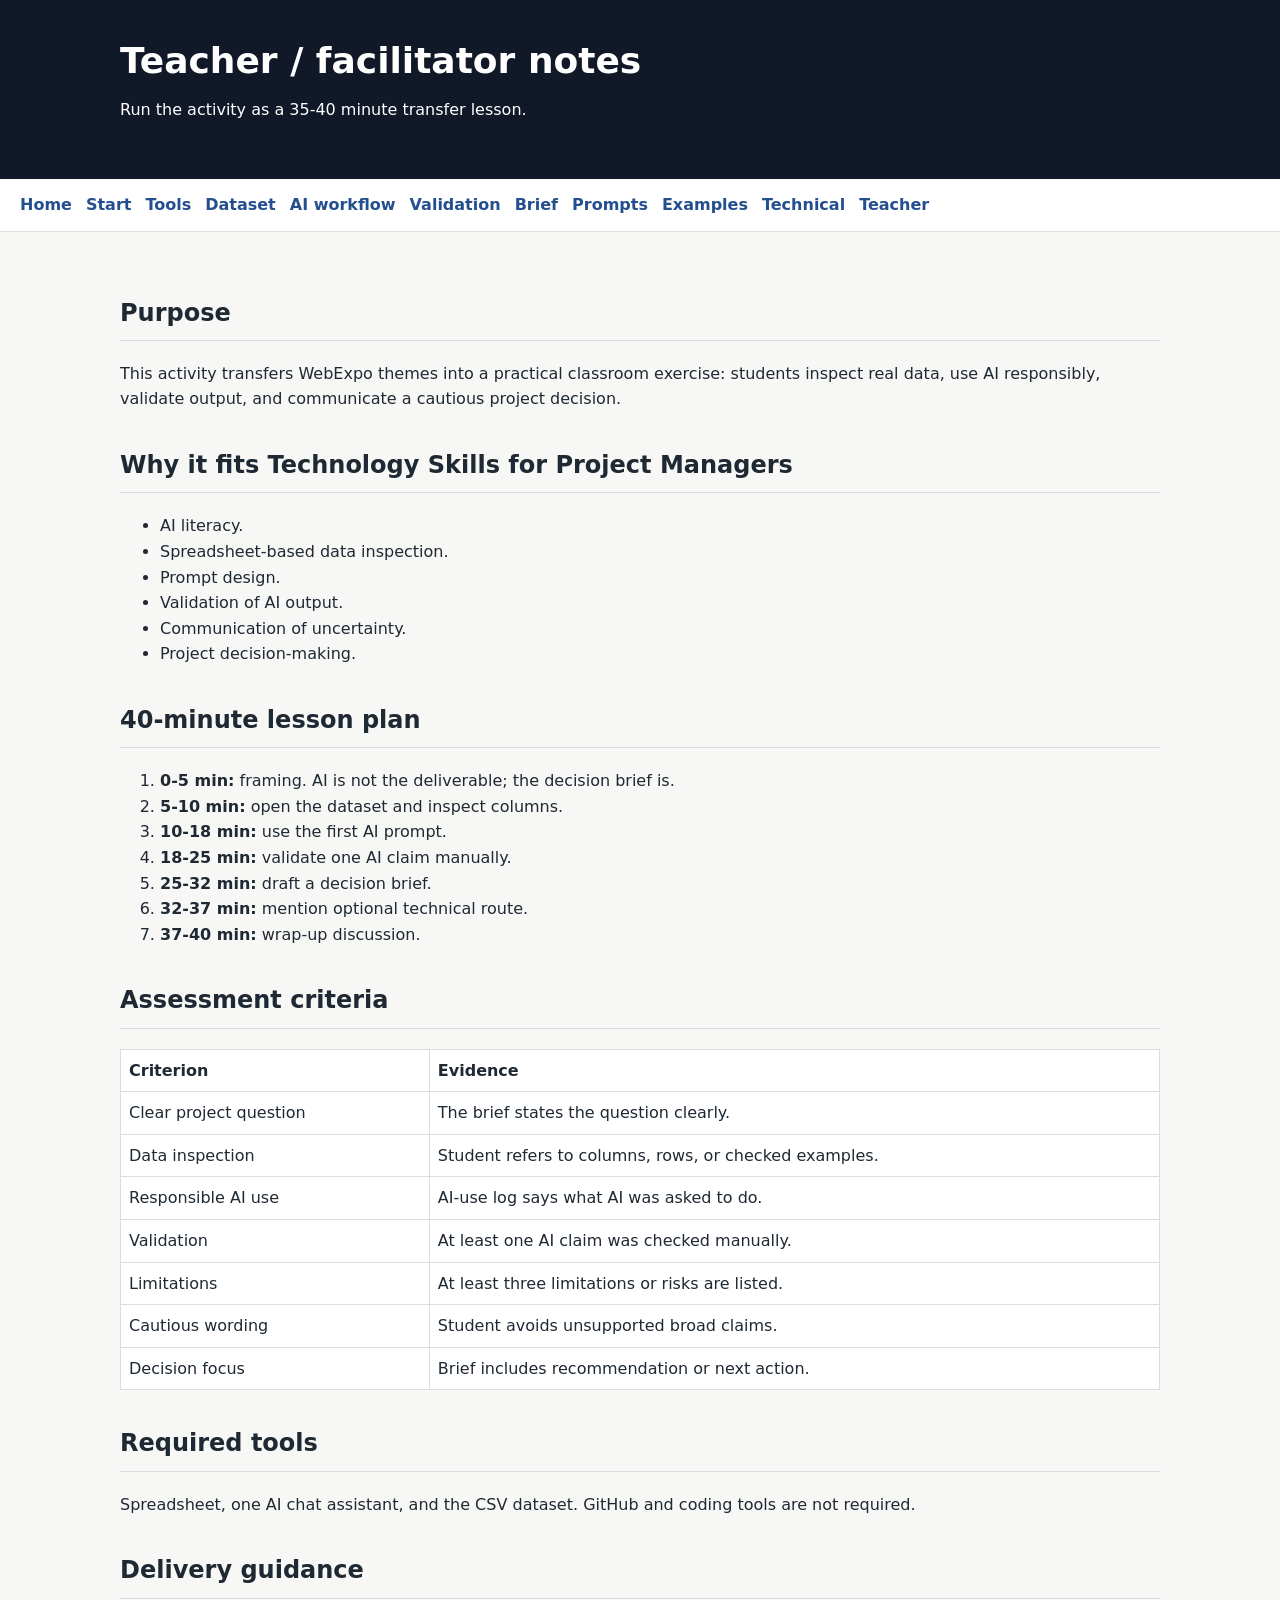
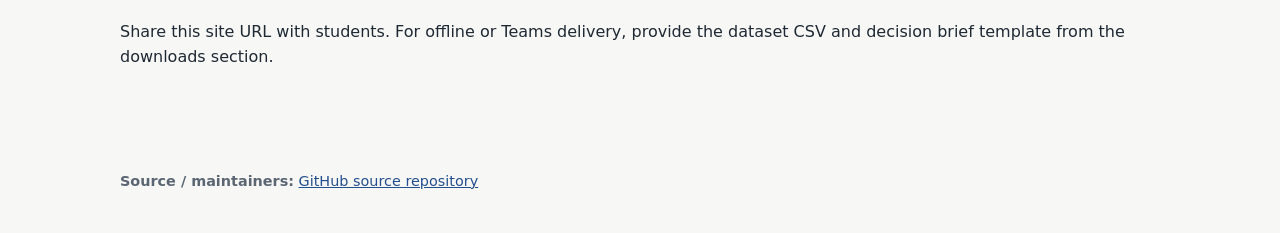
<file: teacher.html>
<!doctype html><html lang="en"><head><meta charset="utf-8"><meta name="viewport" content="width=device-width,initial-scale=1"><title>Teacher notes</title><link rel="stylesheet" href="style.css"></head><body><header><div><h1>Teacher / facilitator notes</h1><p>Run the activity as a 35-40 minute transfer lesson.</p></div></header><nav><a href="index.html">Home</a><a href="start.html">Start</a><a href="tool-setup.html">Tools</a><a href="dataset-walkthrough.html">Dataset</a><a href="no-code-ai-workflow.html">AI workflow</a><a href="validation-checklist.html">Validation</a><a href="decision-brief.html">Brief</a><a href="prompt-pack.html">Prompts</a><a href="examples.html">Examples</a><a href="technical.html">Technical</a><a href="teacher.html">Teacher</a></nav><main><h2>Purpose</h2><p>This activity transfers WebExpo themes into a practical classroom exercise: students inspect real data, use AI responsibly, validate output, and communicate a cautious project decision.</p><h2>Why it fits Technology Skills for Project Managers</h2><ul><li>AI literacy.</li><li>Spreadsheet-based data inspection.</li><li>Prompt design.</li><li>Validation of AI output.</li><li>Communication of uncertainty.</li><li>Project decision-making.</li></ul><h2>40-minute lesson plan</h2><ol><li><strong>0-5 min:</strong> framing. AI is not the deliverable; the decision brief is.</li><li><strong>5-10 min:</strong> open the dataset and inspect columns.</li><li><strong>10-18 min:</strong> use the first AI prompt.</li><li><strong>18-25 min:</strong> validate one AI claim manually.</li><li><strong>25-32 min:</strong> draft a decision brief.</li><li><strong>32-37 min:</strong> mention optional technical route.</li><li><strong>37-40 min:</strong> wrap-up discussion.</li></ol><h2>Assessment criteria</h2><table><tr><th>Criterion</th><th>Evidence</th></tr><tr><td>Clear project question</td><td>The brief states the question clearly.</td></tr><tr><td>Data inspection</td><td>Student refers to columns, rows, or checked examples.</td></tr><tr><td>Responsible AI use</td><td>AI-use log says what AI was asked to do.</td></tr><tr><td>Validation</td><td>At least one AI claim was checked manually.</td></tr><tr><td>Limitations</td><td>At least three limitations or risks are listed.</td></tr><tr><td>Cautious wording</td><td>Student avoids unsupported broad claims.</td></tr><tr><td>Decision focus</td><td>Brief includes recommendation or next action.</td></tr></table><h2>Required tools</h2><p>Spreadsheet, one AI chat assistant, and the CSV dataset. GitHub and coding tools are not required.</p><h2>Delivery guidance</h2><p>Share this site URL with students. For offline or Teams delivery, provide the dataset CSV and decision brief template from the downloads section.</p></main><footer><strong>Source / maintainers:</strong> <a href="https://github.com/fulopjoz/llm-course/tree/main/webexpo-transfer-prototype">GitHub source repository</a></footer></body></html>
</file>
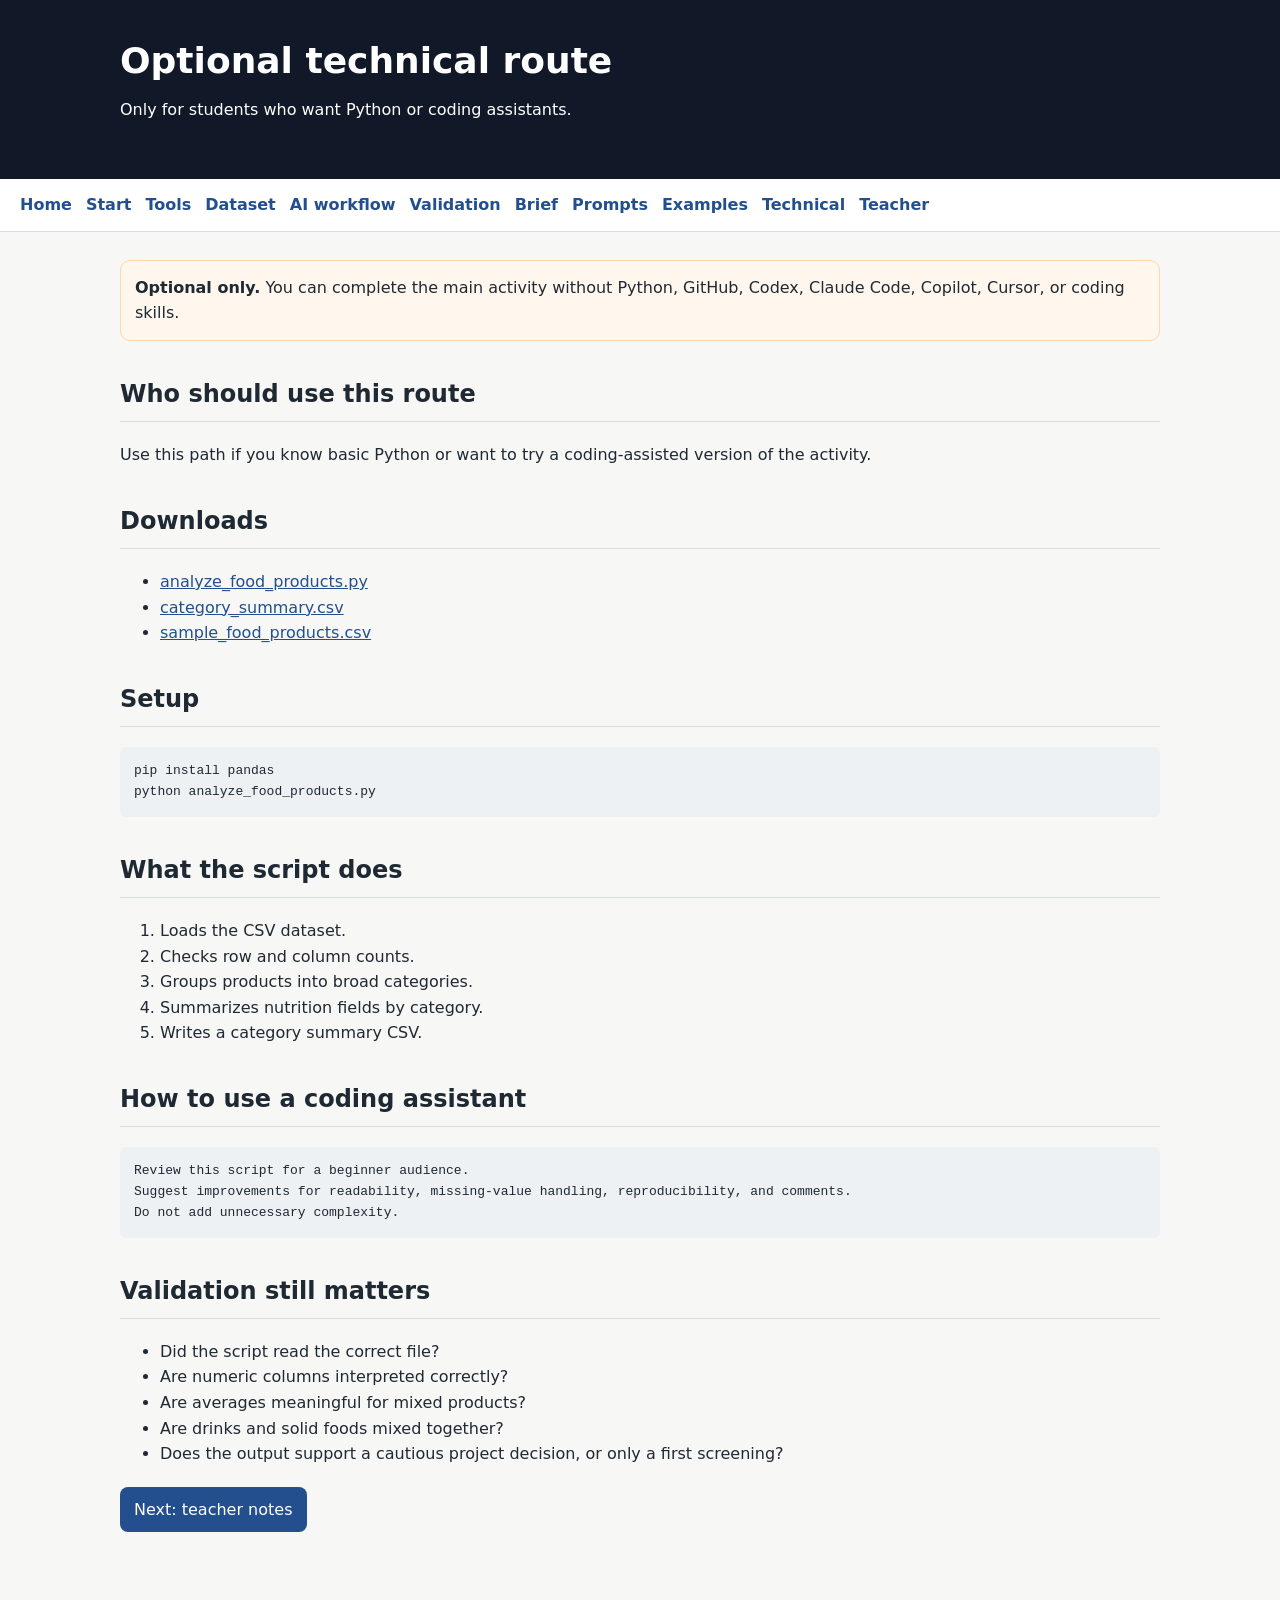
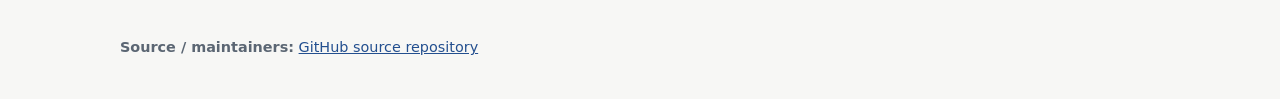
<file: technical.html>
<!doctype html><html lang="en"><head><meta charset="utf-8"><meta name="viewport" content="width=device-width,initial-scale=1"><title>Optional technical route</title><link rel="stylesheet" href="style.css"></head><body><header><div><h1>Optional technical route</h1><p>Only for students who want Python or coding assistants.</p></div></header><nav><a href="index.html">Home</a><a href="start.html">Start</a><a href="tool-setup.html">Tools</a><a href="dataset-walkthrough.html">Dataset</a><a href="no-code-ai-workflow.html">AI workflow</a><a href="validation-checklist.html">Validation</a><a href="decision-brief.html">Brief</a><a href="prompt-pack.html">Prompts</a><a href="examples.html">Examples</a><a href="technical.html">Technical</a><a href="teacher.html">Teacher</a></nav><main><section class="note"><strong>Optional only.</strong> You can complete the main activity without Python, GitHub, Codex, Claude Code, Copilot, Cursor, or coding skills.</section><h2>Who should use this route</h2><p>Use this path if you know basic Python or want to try a coding-assisted version of the activity.</p><h2>Downloads</h2><ul><li><a href="downloads/analyze_food_products.py">analyze_food_products.py</a></li><li><a href="downloads/category_summary.csv">category_summary.csv</a></li><li><a href="downloads/sample_food_products.csv">sample_food_products.csv</a></li></ul><h2>Setup</h2><pre>pip install pandas
python analyze_food_products.py</pre><h2>What the script does</h2><ol><li>Loads the CSV dataset.</li><li>Checks row and column counts.</li><li>Groups products into broad categories.</li><li>Summarizes nutrition fields by category.</li><li>Writes a category summary CSV.</li></ol><h2>How to use a coding assistant</h2><pre>Review this script for a beginner audience.
Suggest improvements for readability, missing-value handling, reproducibility, and comments.
Do not add unnecessary complexity.</pre><h2>Validation still matters</h2><ul><li>Did the script read the correct file?</li><li>Are numeric columns interpreted correctly?</li><li>Are averages meaningful for mixed products?</li><li>Are drinks and solid foods mixed together?</li><li>Does the output support a cautious project decision, or only a first screening?</li></ul><p><a class="btn" href="teacher.html">Next: teacher notes</a></p></main><footer><strong>Source / maintainers:</strong> <a href="https://github.com/fulopjoz/llm-course/tree/main/webexpo-transfer-prototype">GitHub source repository</a></footer></body></html>
</file>
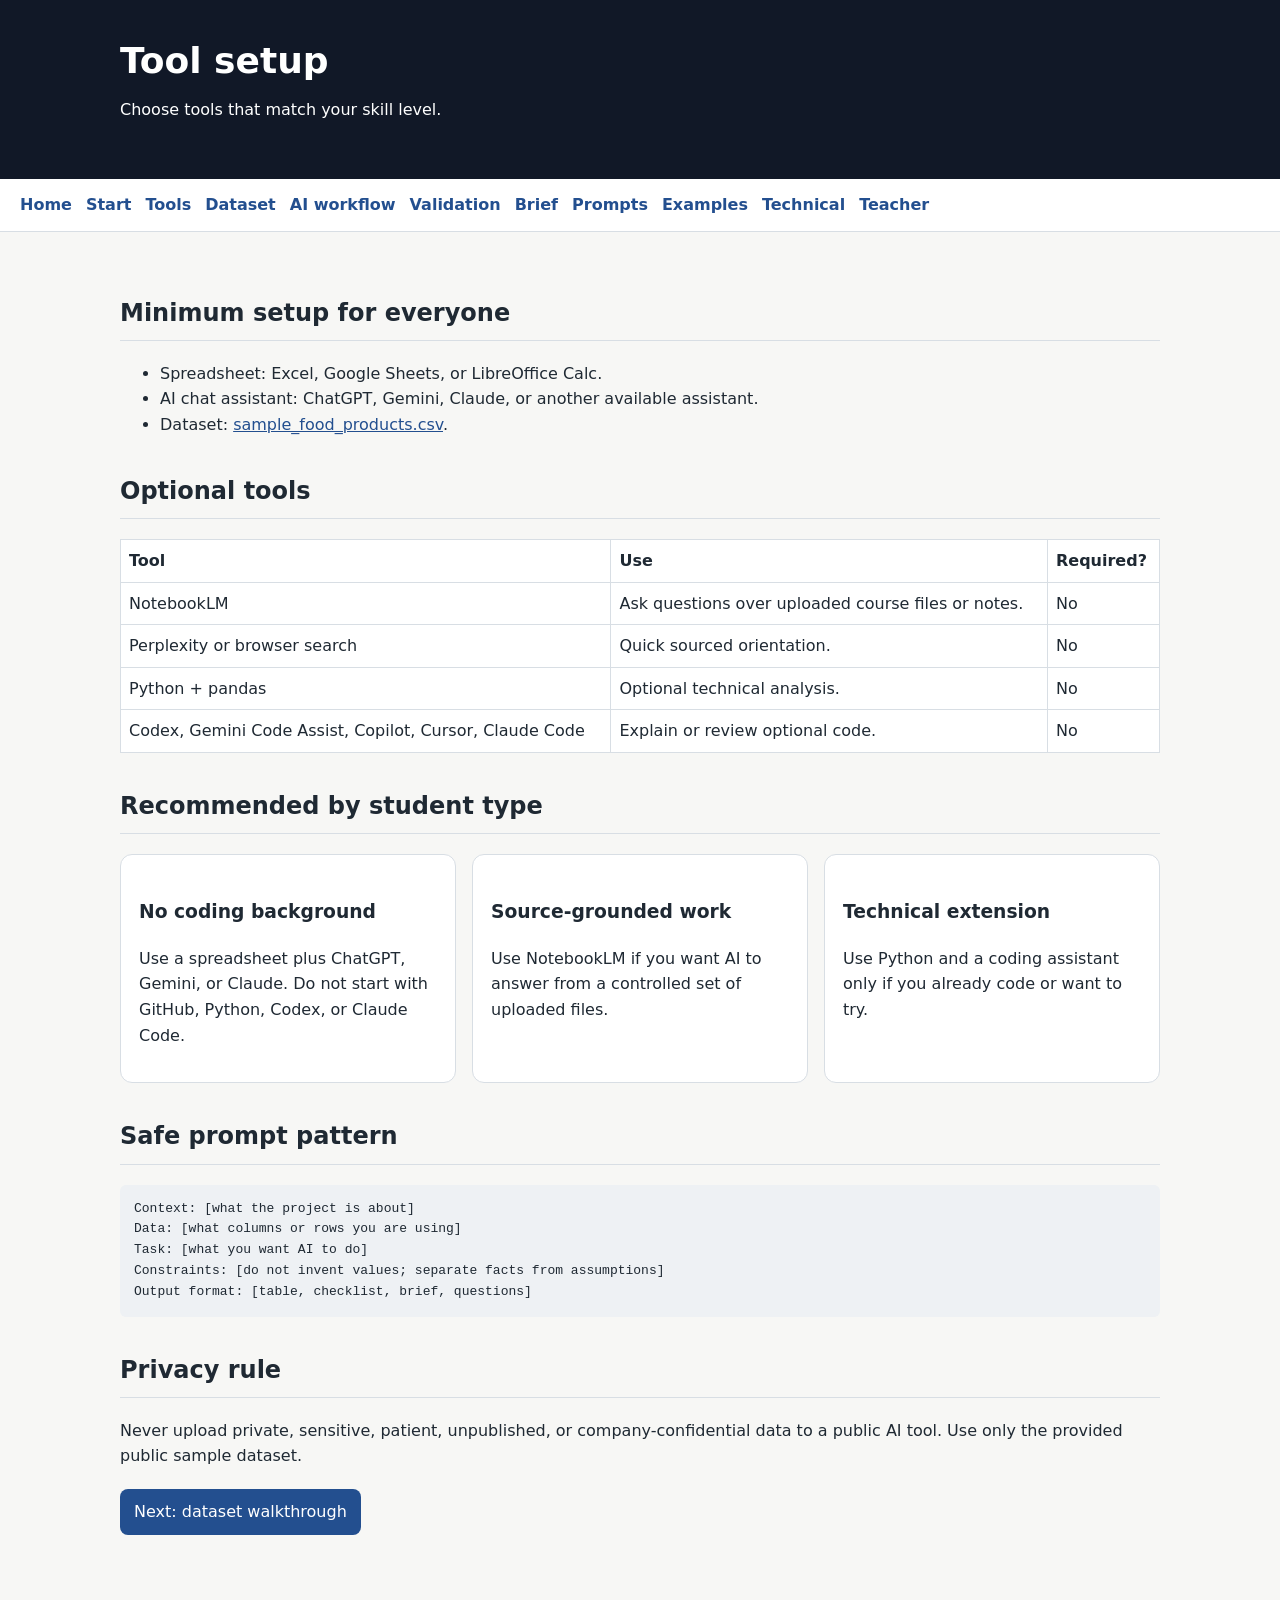
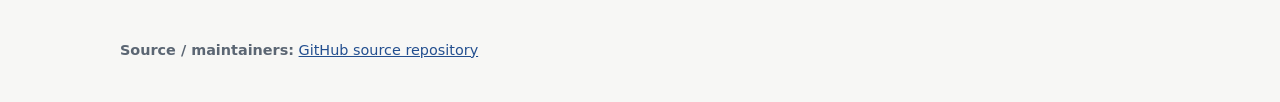
<file: tool-setup.html>
<!doctype html><html lang="en"><head><meta charset="utf-8"><meta name="viewport" content="width=device-width,initial-scale=1"><title>Tool setup</title><link rel="stylesheet" href="style.css"></head><body><header><div><h1>Tool setup</h1><p>Choose tools that match your skill level.</p></div></header><nav><a href="index.html">Home</a><a href="start.html">Start</a><a href="tool-setup.html">Tools</a><a href="dataset-walkthrough.html">Dataset</a><a href="no-code-ai-workflow.html">AI workflow</a><a href="validation-checklist.html">Validation</a><a href="decision-brief.html">Brief</a><a href="prompt-pack.html">Prompts</a><a href="examples.html">Examples</a><a href="technical.html">Technical</a><a href="teacher.html">Teacher</a></nav><main><h2>Minimum setup for everyone</h2><ul><li>Spreadsheet: Excel, Google Sheets, or LibreOffice Calc.</li><li>AI chat assistant: ChatGPT, Gemini, Claude, or another available assistant.</li><li>Dataset: <a href="downloads/sample_food_products.csv">sample_food_products.csv</a>.</li></ul><h2>Optional tools</h2><table><tr><th>Tool</th><th>Use</th><th>Required?</th></tr><tr><td>NotebookLM</td><td>Ask questions over uploaded course files or notes.</td><td>No</td></tr><tr><td>Perplexity or browser search</td><td>Quick sourced orientation.</td><td>No</td></tr><tr><td>Python + pandas</td><td>Optional technical analysis.</td><td>No</td></tr><tr><td>Codex, Gemini Code Assist, Copilot, Cursor, Claude Code</td><td>Explain or review optional code.</td><td>No</td></tr></table><h2>Recommended by student type</h2><div class="grid"><div class="card"><h3>No coding background</h3><p>Use a spreadsheet plus ChatGPT, Gemini, or Claude. Do not start with GitHub, Python, Codex, or Claude Code.</p></div><div class="card"><h3>Source-grounded work</h3><p>Use NotebookLM if you want AI to answer from a controlled set of uploaded files.</p></div><div class="card"><h3>Technical extension</h3><p>Use Python and a coding assistant only if you already code or want to try.</p></div></div><h2>Safe prompt pattern</h2><pre>Context: [what the project is about]
Data: [what columns or rows you are using]
Task: [what you want AI to do]
Constraints: [do not invent values; separate facts from assumptions]
Output format: [table, checklist, brief, questions]</pre><h2>Privacy rule</h2><p>Never upload private, sensitive, patient, unpublished, or company-confidential data to a public AI tool. Use only the provided public sample dataset.</p><p><a class="btn" href="dataset-walkthrough.html">Next: dataset walkthrough</a></p></main><footer><strong>Source / maintainers:</strong> <a href="https://github.com/fulopjoz/llm-course/tree/main/webexpo-transfer-prototype">GitHub source repository</a></footer></body></html>
</file>
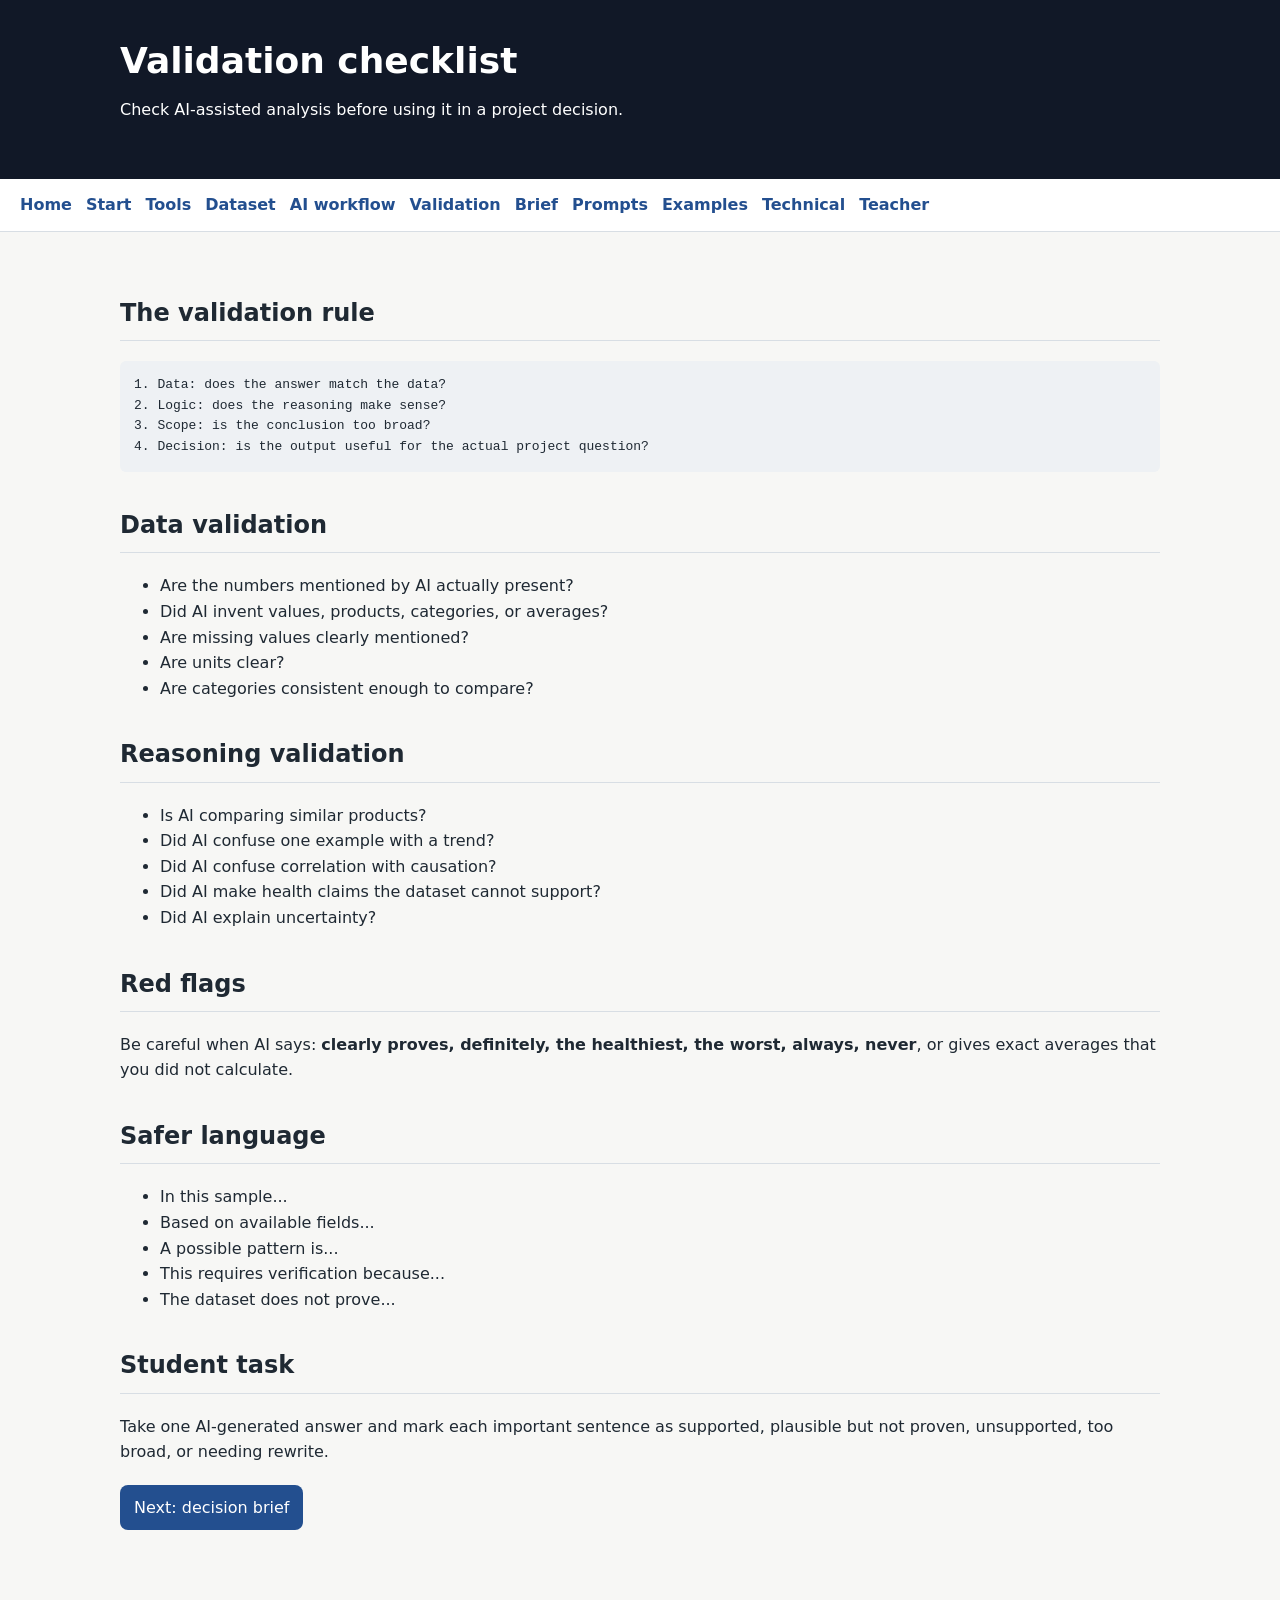
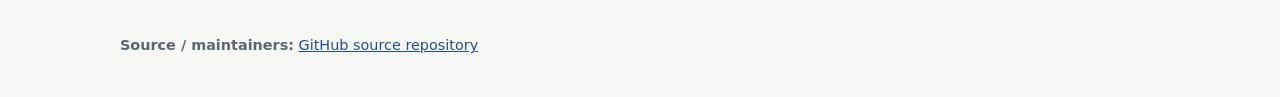
<file: validation-checklist.html>
<!doctype html><html lang="en"><head><meta charset="utf-8"><meta name="viewport" content="width=device-width,initial-scale=1"><title>Validation checklist</title><link rel="stylesheet" href="style.css"></head><body><header><div><h1>Validation checklist</h1><p>Check AI-assisted analysis before using it in a project decision.</p></div></header><nav><a href="index.html">Home</a><a href="start.html">Start</a><a href="tool-setup.html">Tools</a><a href="dataset-walkthrough.html">Dataset</a><a href="no-code-ai-workflow.html">AI workflow</a><a href="validation-checklist.html">Validation</a><a href="decision-brief.html">Brief</a><a href="prompt-pack.html">Prompts</a><a href="examples.html">Examples</a><a href="technical.html">Technical</a><a href="teacher.html">Teacher</a></nav><main><h2>The validation rule</h2><pre>1. Data: does the answer match the data?
2. Logic: does the reasoning make sense?
3. Scope: is the conclusion too broad?
4. Decision: is the output useful for the actual project question?</pre><h2>Data validation</h2><ul><li>Are the numbers mentioned by AI actually present?</li><li>Did AI invent values, products, categories, or averages?</li><li>Are missing values clearly mentioned?</li><li>Are units clear?</li><li>Are categories consistent enough to compare?</li></ul><h2>Reasoning validation</h2><ul><li>Is AI comparing similar products?</li><li>Did AI confuse one example with a trend?</li><li>Did AI confuse correlation with causation?</li><li>Did AI make health claims the dataset cannot support?</li><li>Did AI explain uncertainty?</li></ul><h2>Red flags</h2><p>Be careful when AI says: <strong>clearly proves, definitely, the healthiest, the worst, always, never</strong>, or gives exact averages that you did not calculate.</p><h2>Safer language</h2><ul><li>In this sample...</li><li>Based on available fields...</li><li>A possible pattern is...</li><li>This requires verification because...</li><li>The dataset does not prove...</li></ul><h2>Student task</h2><p>Take one AI-generated answer and mark each important sentence as supported, plausible but not proven, unsupported, too broad, or needing rewrite.</p><p><a class="btn" href="decision-brief.html">Next: decision brief</a></p></main><footer><strong>Source / maintainers:</strong> <a href="https://github.com/fulopjoz/llm-course/tree/main/webexpo-transfer-prototype">GitHub source repository</a></footer></body></html>
</file>
<file: style.css>
body{margin:0;font-family:system-ui,-apple-system,Segoe UI,sans-serif;background:#f7f7f5;color:#1f2933;line-height:1.6}header{background:#111827;color:white;padding:40px 20px}header div,main,footer{max-width:1040px;margin:auto}nav{background:#fff;border-bottom:1px solid #d8dee4;padding:10px 20px;position:sticky;top:0;z-index:10}nav a{margin-right:14px;color:#234f8f;text-decoration:none;font-weight:600;display:inline-block;padding:3px 0}main{padding:28px 20px 60px}h1{margin:0 0 8px;font-size:2.25rem;line-height:1.15}h2{margin-top:34px;border-bottom:1px solid #d8dee4;padding-bottom:8px}h3{margin-top:24px}a{color:#234f8f}.grid{display:grid;grid-template-columns:repeat(auto-fit,minmax(250px,1fr));gap:16px}.card{background:white;border:1px solid #d8dee4;border-radius:12px;padding:18px}.btn{display:inline-block;background:#234f8f;color:white!important;padding:10px 14px;border-radius:8px;text-decoration:none;margin:4px 6px 4px 0}.note{background:#fff7ed;border:1px solid #fed7aa;border-radius:10px;padding:14px}.ok{background:#ecfdf5;border:1px solid #a7f3d0;border-radius:10px;padding:14px}.muted{color:#5b6673}code,pre{background:#eef1f4;border-radius:6px}code{padding:2px 5px}pre{padding:14px;overflow:auto;white-space:pre-wrap}table{border-collapse:collapse;width:100%;background:white}th,td{border:1px solid #d8dee4;padding:8px;text-align:left}footer{padding:24px 20px 40px;color:#5b6673;font-size:.9rem}@media(max-width:700px){nav{position:static}nav a{margin-right:10px;font-size:.95rem}}
</file>
